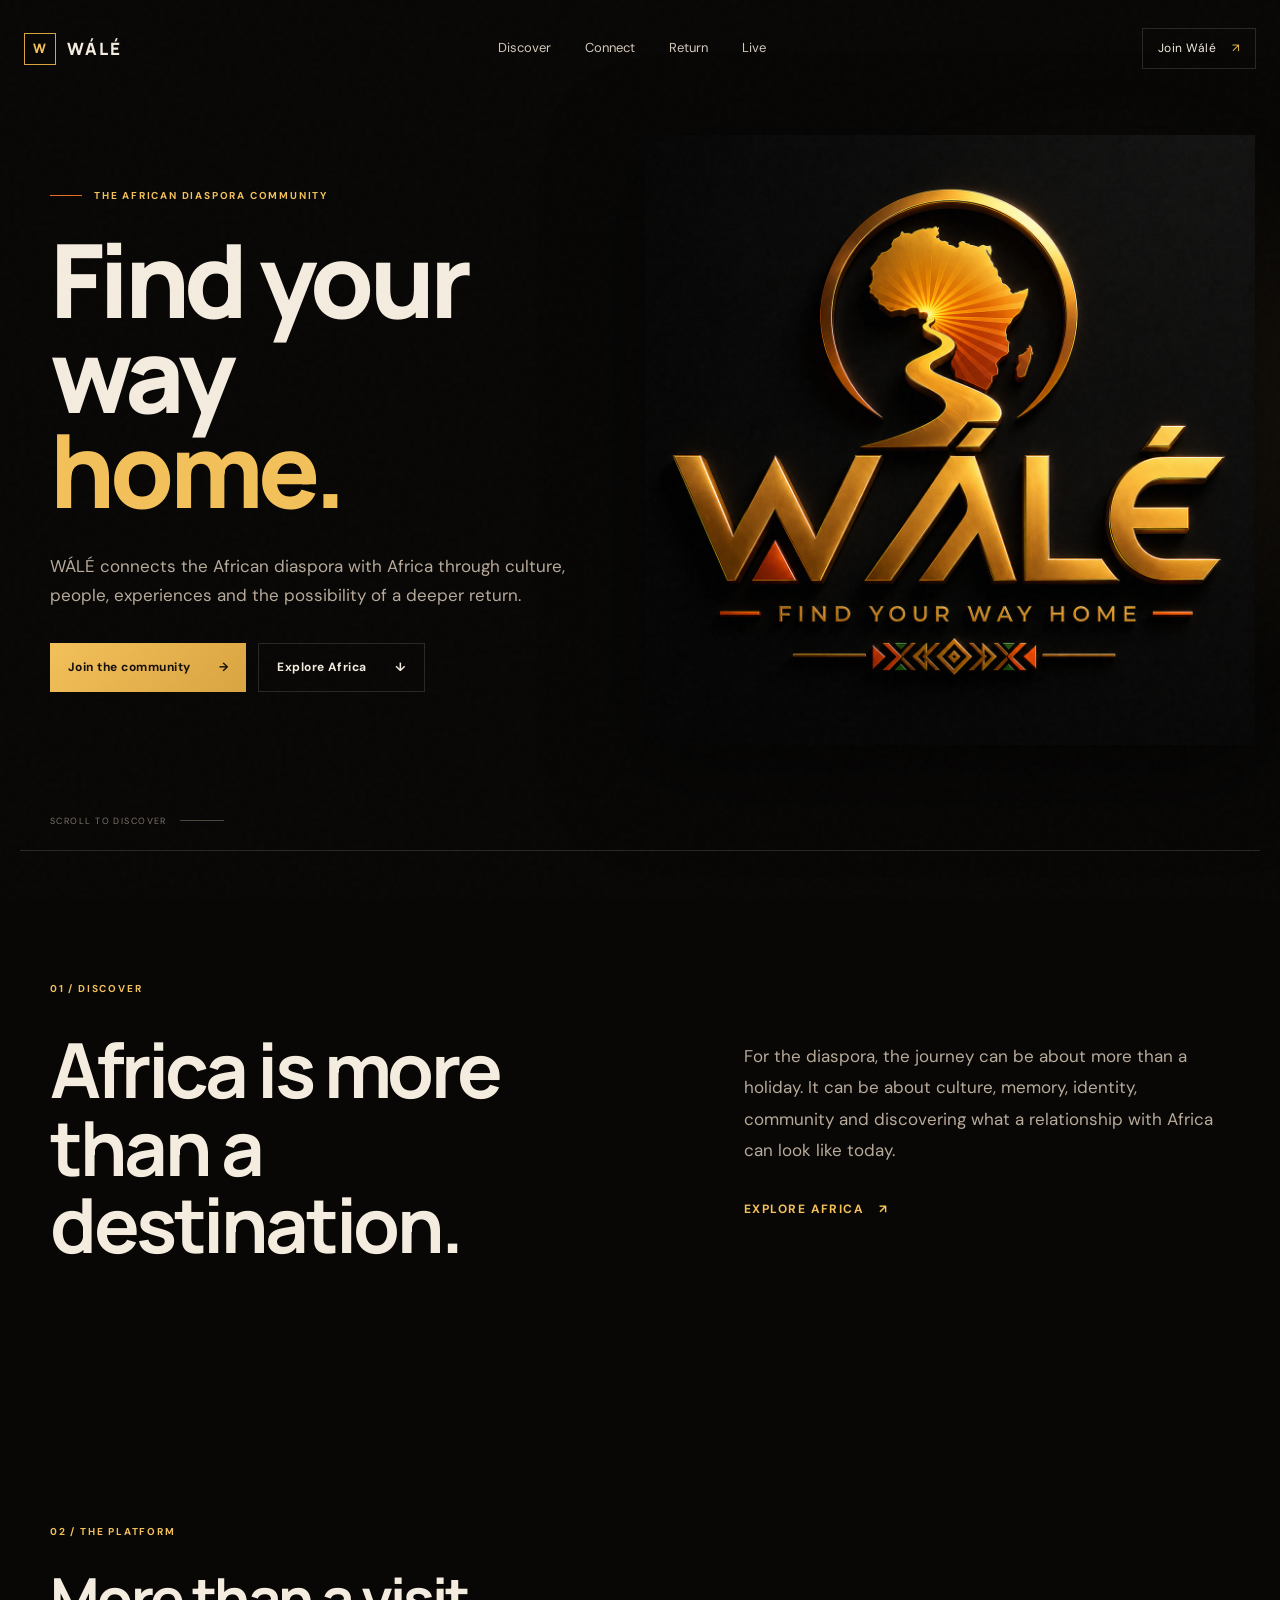
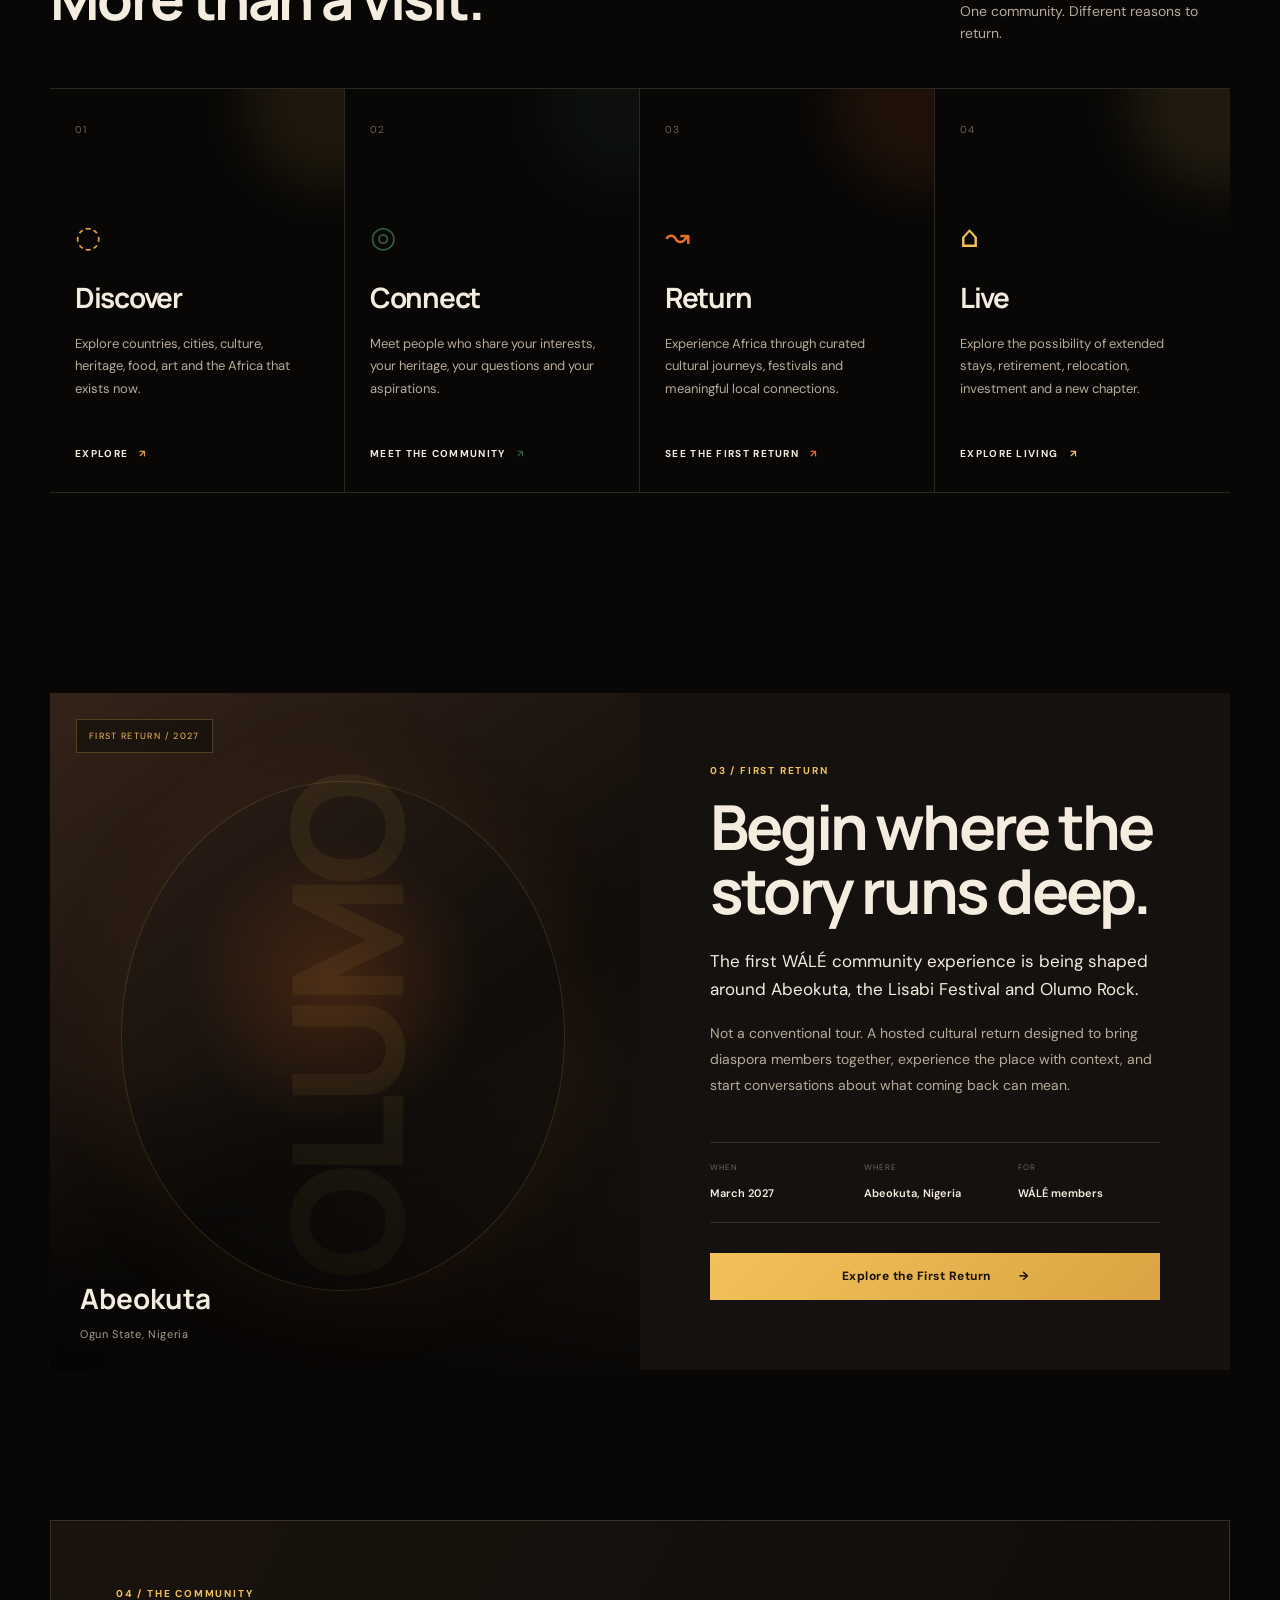
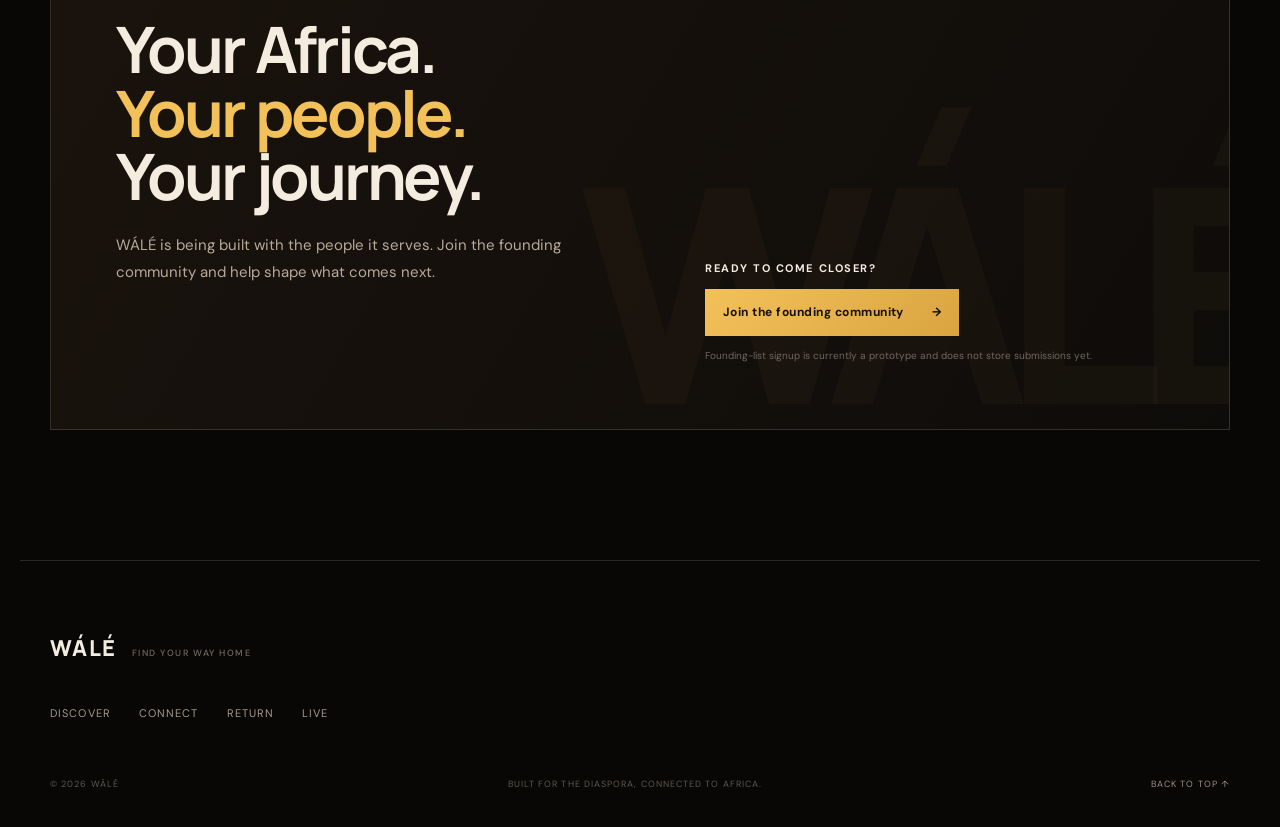
<file: index.html>
<!doctype html>
<html lang="en">
<head>
  <meta charset="utf-8">
  <meta name="viewport" content="width=device-width, initial-scale=1">
  <meta name="theme-color" content="#080706">
  <meta name="description" content="WÁLÉ — Find Your Way Home. A community for the African diaspora to discover, reconnect, experience and explore a deeper relationship with Africa.">
  <title>WÁLÉ — Find Your Way Home</title>
  <link rel="icon" type="image/png" href="favi.png">
  <link rel="apple-touch-icon" href="favi.png">
  <link rel="preconnect" href="https://fonts.googleapis.com"><link rel="preconnect" href="https://fonts.gstatic.com" crossorigin>
  <link href="https://fonts.googleapis.com/css2?family=DM+Sans:wght@400;500;600;700&family=Manrope:wght@500;600;700;800&display=swap" rel="stylesheet">
  <link rel="stylesheet" href="styles.css">
</head>
<body><div class="grain" aria-hidden="true"></div>
<header class="site-header" id="top"><a class="brand" href="index.html" aria-label="WÁLÉ home"><span class="brand-mark">W</span><span class="brand-name">WÁLÉ</span></a><nav class="main-nav" aria-label="Primary navigation"><a href="discover.html">Discover</a><a href="community.html">Connect</a><a href="return.html">Return</a><a href="#live">Live</a></nav><a class="header-cta" href="join.html">Join Wálé <span>↗</span></a></header>
<main>
<section class="hero" aria-labelledby="hero-title"><div class="hero-copy"><p class="eyebrow"><span></span> The African diaspora community</p><h1 id="hero-title">Find your way<br><em>home.</em></h1><p class="hero-text">WÁLÉ connects the African diaspora with Africa through culture, people, experiences and the possibility of a deeper return.</p><div class="hero-actions"><a class="button button-primary" href="join.html">Join the community <span>→</span></a><a class="button button-ghost" href="discover.html">Explore Africa <span>↓</span></a></div></div><div class="hero-art" aria-label="WÁLÉ logo"><div class="hero-glow"></div><img src="WALE%20LOGO.png" alt="WÁLÉ — Find Your Way Home logo"></div><div class="hero-scroll">Scroll to discover <span></span></div></section>
<section class="manifesto section" id="discover"><div class="section-kicker">01 / Discover</div><div class="manifesto-grid"><div><h2>Africa is more than a destination.</h2></div><div class="manifesto-copy"><p>For the diaspora, the journey can be about more than a holiday. It can be about culture, memory, identity, community and discovering what a relationship with Africa can look like today.</p><a class="text-link" href="discover.html">Explore Africa <span>↗</span></a></div></div></section>
<section class="pillars section" id="connect"><div class="section-heading"><div><div class="section-kicker">02 / The platform</div><h2>More than a visit.</h2></div><p>One community. Different reasons to return.</p></div><div class="pillar-grid" id="journeys"><article class="pillar-card pillar-discover"><span class="card-number">01</span><div class="card-icon">◌</div><h3>Discover</h3><p>Explore countries, cities, culture, heritage, food, art and the Africa that exists now.</p><a href="discover.html">Explore <span>↗</span></a></article><article class="pillar-card pillar-connect"><span class="card-number">02</span><div class="card-icon">◎</div><h3>Connect</h3><p>Meet people who share your interests, your heritage, your questions and your aspirations.</p><a href="community.html">Meet the community <span>↗</span></a></article><article class="pillar-card pillar-return" id="return"><span class="card-number">03</span><div class="card-icon">↝</div><h3>Return</h3><p>Experience Africa through curated cultural journeys, festivals and meaningful local connections.</p><a href="return.html">See the first Return <span>↗</span></a></article><article class="pillar-card pillar-live" id="live"><span class="card-number">04</span><div class="card-icon">⌂</div><h3>Live</h3><p>Explore the possibility of extended stays, retirement, relocation, investment and a new chapter.</p><a href="#join">Explore living <span>↗</span></a></article></div></section>
<section class="feature section" id="first-return"><div class="feature-image"><div class="feature-image-overlay"></div><div class="feature-badge">First Return / 2027</div><div class="feature-location">Abeokuta<br><span>Ogun State, Nigeria</span></div></div><div class="feature-copy"><div class="section-kicker">03 / First Return</div><h2>Begin where the story runs deep.</h2><p class="feature-lead">The first WÁLÉ community experience is being shaped around Abeokuta, the Lisabi Festival and Olumo Rock.</p><p>Not a conventional tour. A hosted cultural return designed to bring diaspora members together, experience the place with context, and start conversations about what coming back can mean.</p><div class="feature-meta"><div><span>When</span><strong>March 2027</strong></div><div><span>Where</span><strong>Abeokuta, Nigeria</strong></div><div><span>For</span><strong>WÁLÉ members</strong></div></div><a class="button button-primary" href="return.html">Explore the First Return <span>→</span></a></div></section>
<section class="community section" id="join"><div class="community-panel"><div class="community-copy"><div class="section-kicker">04 / The community</div><h2>Your Africa.<br><em>Your people.</em><br>Your journey.</h2><p>WÁLÉ is being built with the people it serves. Join the founding community and help shape what comes next.</p></div><div class="join-form"><label>Ready to come closer?</label><a class="button button-primary" href="join.html">Join the founding community <span>→</span></a><p class="form-note">Founding-list signup is currently a prototype and does not store submissions yet.</p></div></div></section>
</main><footer class="site-footer"><div class="footer-brand"><span>WÁLÉ</span><small>Find Your Way Home</small></div><div class="footer-links"><a href="discover.html">Discover</a><a href="community.html">Connect</a><a href="return.html">Return</a><a href="#live">Live</a></div><div class="footer-bottom"><span>© 2026 WÁLÉ</span><span>Built for the diaspora, connected to Africa.</span><a href="#top">Back to top ↑</a></div></footer><script src="script.js"></script></body></html>
</file>
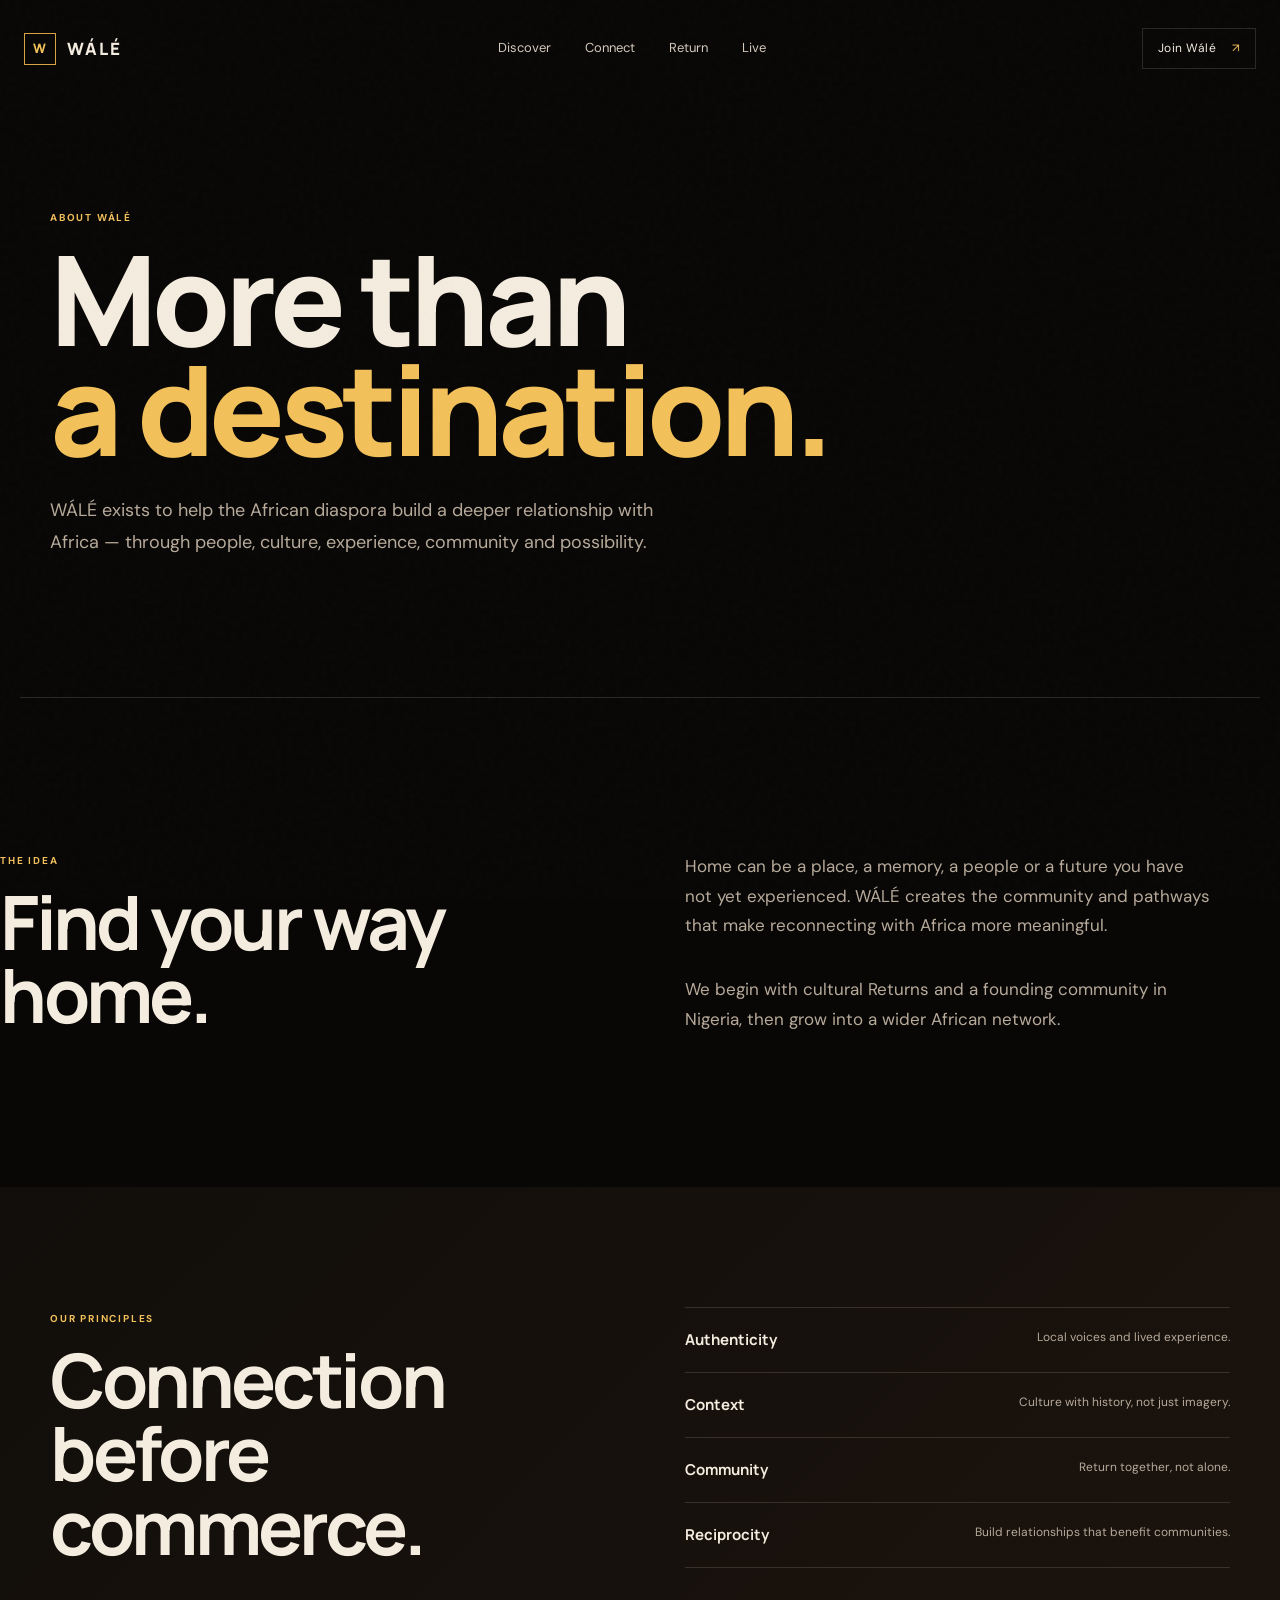
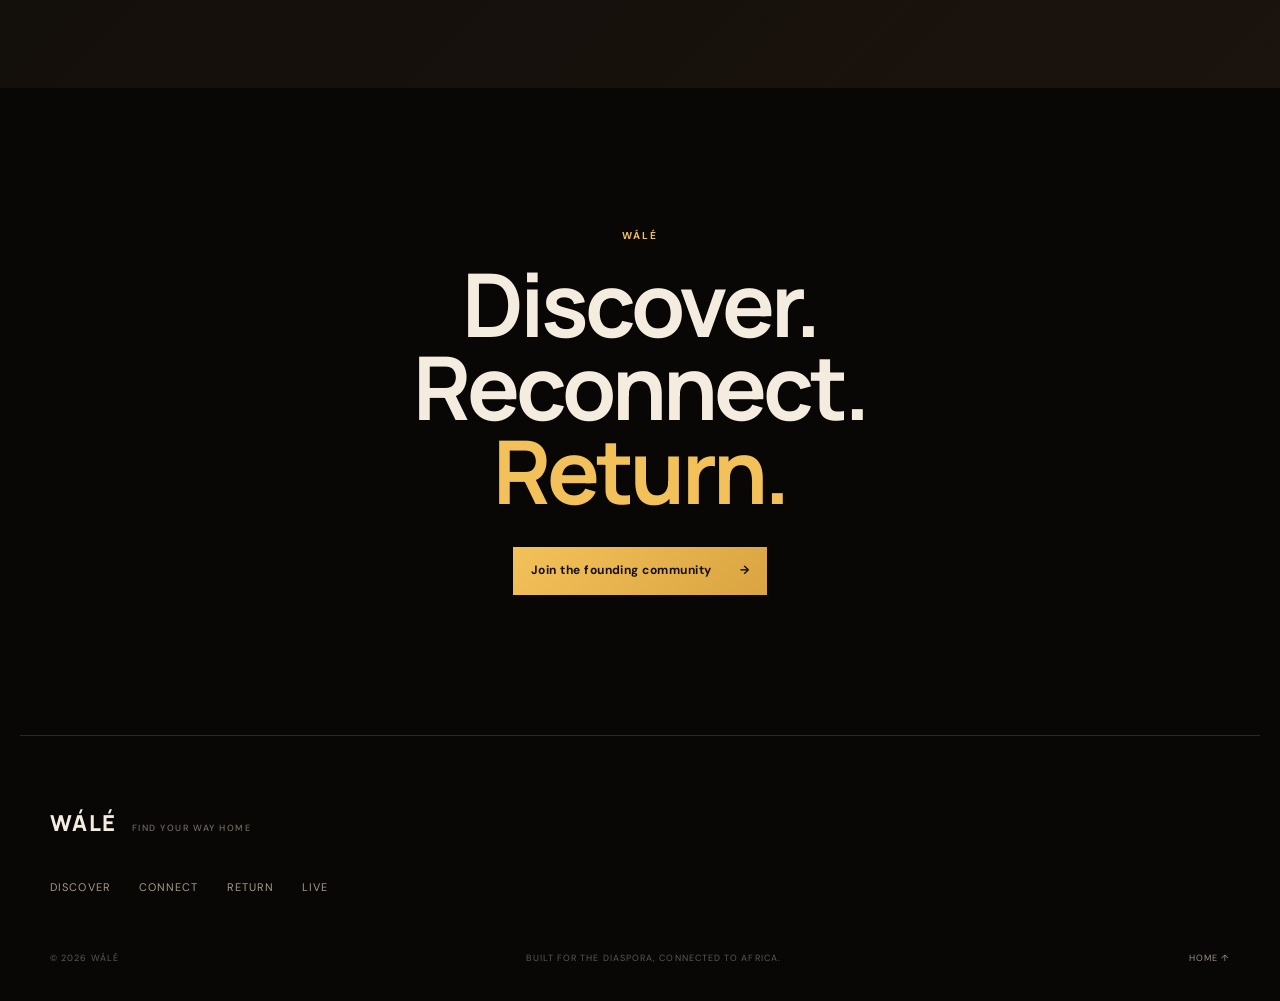
<file: about.html>
<!doctype html>
<html lang="en"><head><meta charset="utf-8"><meta name="viewport" content="width=device-width, initial-scale=1"><meta name="theme-color" content="#080706"><meta name="description" content="The WÁLÉ story — a community connecting the African diaspora with Africa."><title>About WÁLÉ — Find Your Way Home</title><link rel="icon" type="image/png" href="favi.png"><link rel="apple-touch-icon" href="favi.png"><link rel="preconnect" href="https://fonts.googleapis.com"><link rel="preconnect" href="https://fonts.gstatic.com" crossorigin><link href="https://fonts.googleapis.com/css2?family=DM+Sans:wght@400;500;600;700&family=Manrope:wght@500;600;700;800&display=swap" rel="stylesheet"><link rel="stylesheet" href="styles.css"><link rel="stylesheet" href="phase-one.css"></head>
<body class="subpage"><div class="grain" aria-hidden="true"></div><header class="site-header"><a class="brand" href="index.html"><span class="brand-mark">W</span><span class="brand-name">WÁLÉ</span></a><nav class="main-nav" aria-label="Primary"><a href="discover.html">Discover</a><a href="community.html">Connect</a><a href="return.html">Return</a><a href="index.html#live">Live</a></nav><a class="header-cta" href="join.html">Join Wálé <span>↗</span></a></header>
<main><section class="page-hero"><div class="section-kicker">About WÁLÉ</div><h1>More than<br><em>a destination.</em></h1><p>WÁLÉ exists to help the African diaspora build a deeper relationship with Africa — through people, culture, experience, community and possibility.</p></section>
<section class="page-section"><div class="split-intro"><div><div class="section-kicker">The idea</div><h2>Find your way home.</h2></div><div><p class="hero-text">Home can be a place, a memory, a people or a future you have not yet experienced. WÁLÉ creates the community and pathways that make reconnecting with Africa more meaningful.</p><p class="hero-text">We begin with cultural Returns and a founding community in Nigeria, then grow into a wider African network.</p></div></div></section>
<section class="dark-band page-section"><div class="split-intro"><div><div class="section-kicker">Our principles</div><h2>Connection<br>before commerce.</h2></div><div class="feature-list"><div><strong>Authenticity</strong><span>Local voices and lived experience.</span></div><div><strong>Context</strong><span>Culture with history, not just imagery.</span></div><div><strong>Community</strong><span>Return together, not alone.</span></div><div><strong>Reciprocity</strong><span>Build relationships that benefit communities.</span></div></div></div></section><section class="closing-cta"><div class="section-kicker">WÁLÉ</div><h2>Discover.<br>Reconnect.<br><em>Return.</em></h2><a class="button button-primary" href="join.html">Join the founding community <span>→</span></a></section></main>
<footer class="site-footer"><div class="footer-brand"><span>WÁLÉ</span><small>Find Your Way Home</small></div><div class="footer-links"><a href="discover.html">Discover</a><a href="community.html">Connect</a><a href="return.html">Return</a><a href="index.html#live">Live</a></div><div class="footer-bottom"><span>© 2026 WÁLÉ</span><span>Built for the diaspora, connected to Africa.</span><a href="index.html">Home ↑</a></div></footer></body></html>
</file>
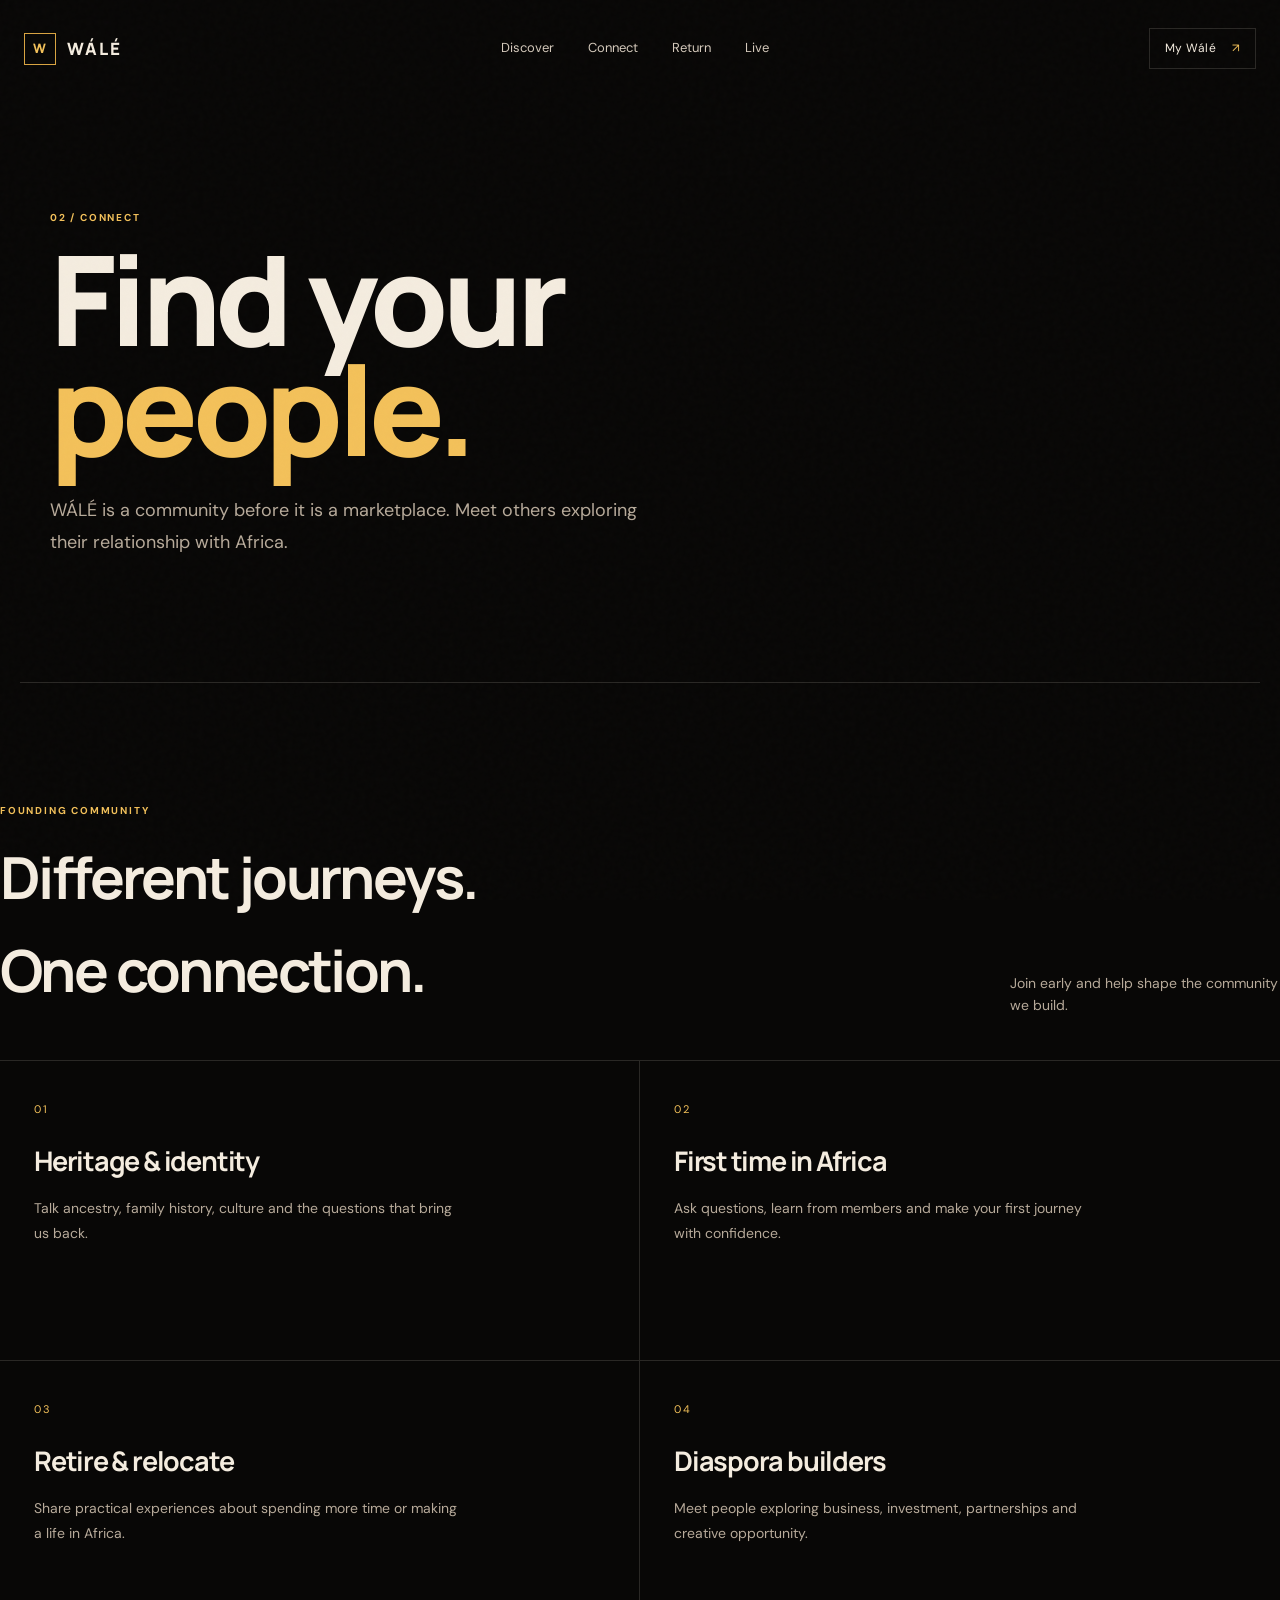
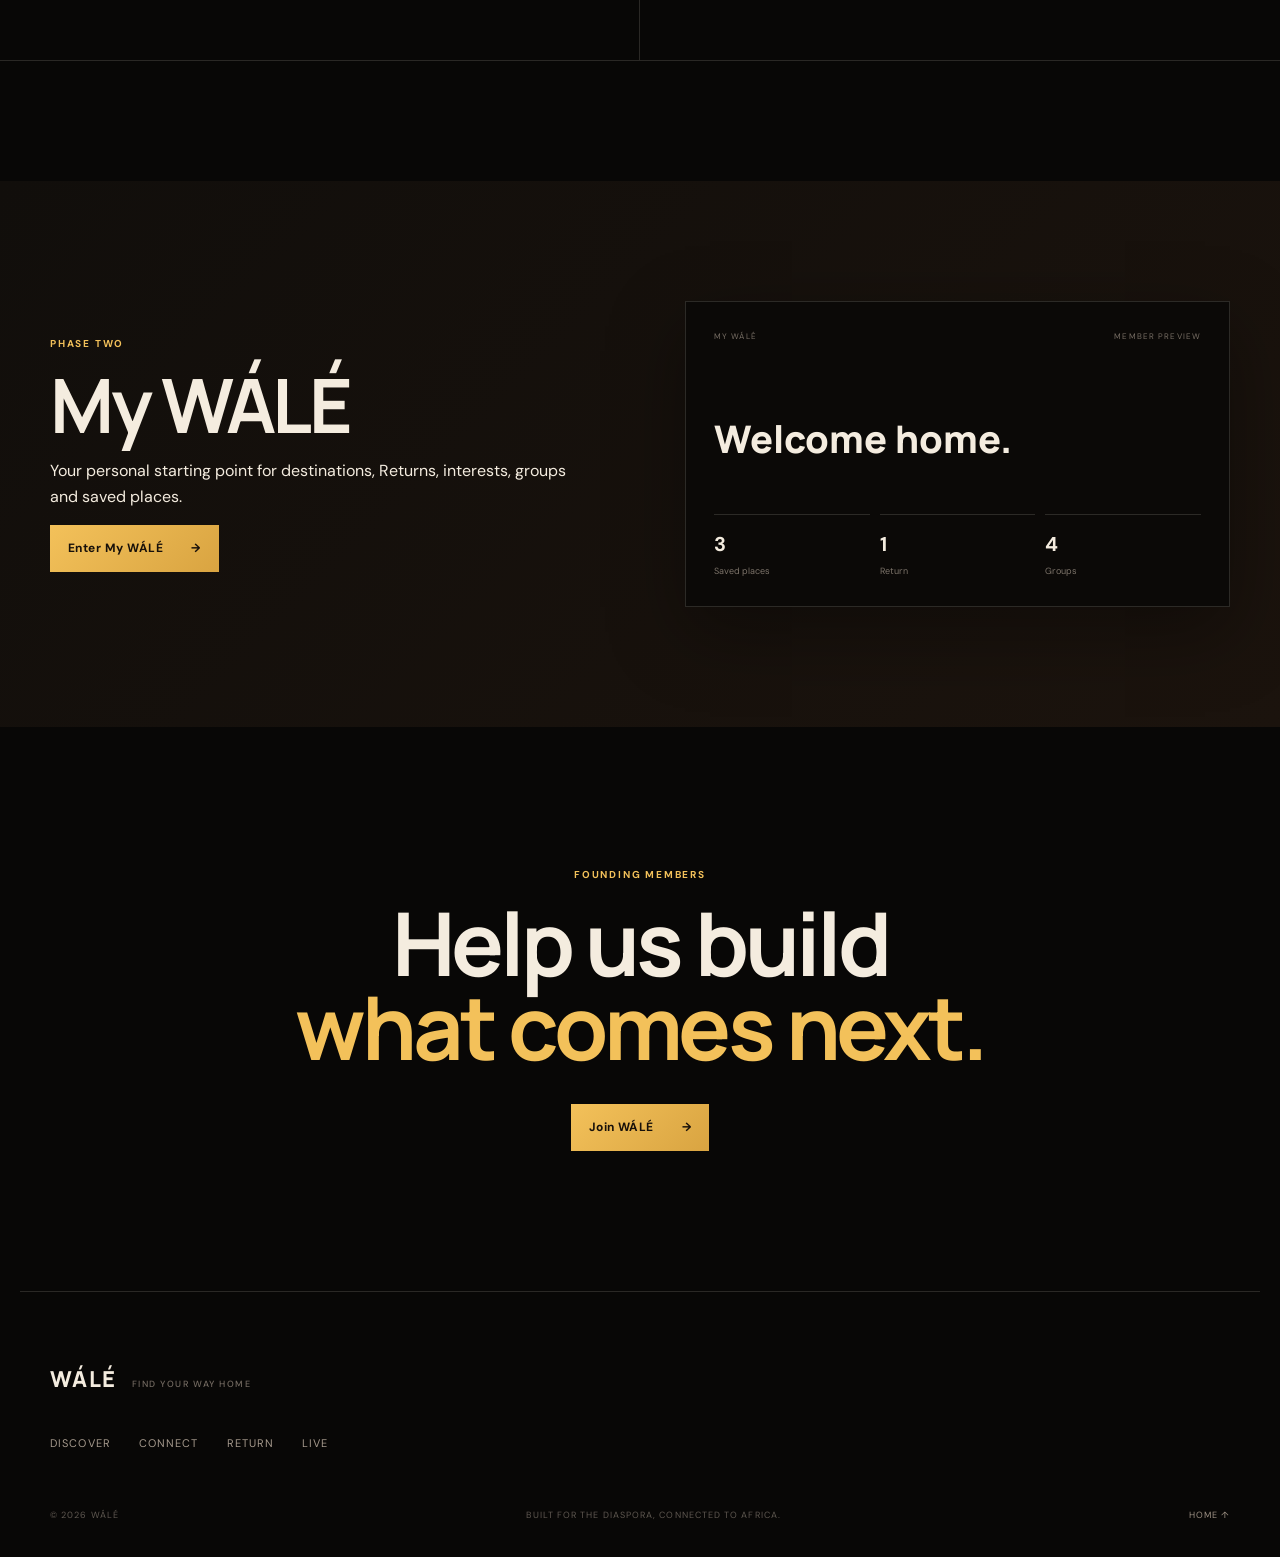
<file: community.html>
<!doctype html>
<html lang="en"><head><meta charset="utf-8"><meta name="viewport" content="width=device-width, initial-scale=1"><meta name="theme-color" content="#080706"><meta name="description" content="Connect with the WÁLÉ founding community."><title>Connect — WÁLÉ</title><link rel="icon" type="image/png" href="favi.png"><link rel="apple-touch-icon" href="favi.png"><link rel="preconnect" href="https://fonts.googleapis.com"><link rel="preconnect" href="https://fonts.gstatic.com" crossorigin><link href="https://fonts.googleapis.com/css2?family=DM+Sans:wght@400;500;600;700;800&family=Manrope:wght@500;600;700;800&display=swap" rel="stylesheet"><link rel="stylesheet" href="styles.css"><link rel="stylesheet" href="phase-one.css"></head>
<body class="subpage"><div class="grain" aria-hidden="true"></div><header class="site-header"><a class="brand" href="index.html"><span class="brand-mark">W</span><span class="brand-name">WÁLÉ</span></a><nav class="main-nav" aria-label="Primary"><a href="discover.html">Discover</a><a class="active" href="community.html">Connect</a><a href="return.html">Return</a><a href="index.html#live">Live</a></nav><a class="header-cta" href="member.html">My Wálé <span>↗</span></a></header>
<main><section class="page-hero compact"><div class="section-kicker">02 / Connect</div><h1>Find your<br><em>people.</em></h1><p>WÁLÉ is a community before it is a marketplace. Meet others exploring their relationship with Africa.</p></section>
<section class="page-section"><div class="section-heading"><div><div class="section-kicker">Founding community</div><h2>Different journeys.<br>One connection.</h2></div><p>Join early and help shape the community we build.</p></div><div class="community-grid"><article><span>01</span><h3>Heritage & identity</h3><p>Talk ancestry, family history, culture and the questions that bring us back.</p></article><article><span>02</span><h3>First time in Africa</h3><p>Ask questions, learn from members and make your first journey with confidence.</p></article><article><span>03</span><h3>Retire & relocate</h3><p>Share practical experiences about spending more time or making a life in Africa.</p></article><article><span>04</span><h3>Diaspora builders</h3><p>Meet people exploring business, investment, partnerships and creative opportunity.</p></article></div></section>
<section class="dark-band page-section"><div class="member-preview"><div><div class="section-kicker">Phase Two</div><h2>My WÁLÉ</h2><p>Your personal starting point for destinations, Returns, interests, groups and saved places.</p><a class="button button-primary" href="member.html">Enter My WÁLÉ <span>→</span></a></div><div class="dashboard-mock"><div class="mock-top"><span>MY WÁLÉ</span><span>MEMBER PREVIEW</span></div><div class="mock-welcome">Welcome home.</div><div class="mock-stats"><span><b>3</b> Saved places</span><span><b>1</b> Return</span><span><b>4</b> Groups</span></div></div></div></section>
<section class="closing-cta"><div class="section-kicker">Founding members</div><h2>Help us build<br><em>what comes next.</em></h2><a class="button button-primary" href="join.html">Join WÁLÉ <span>→</span></a></section></main>
<footer class="site-footer"><div class="footer-brand"><span>WÁLÉ</span><small>Find Your Way Home</small></div><div class="footer-links"><a href="discover.html">Discover</a><a href="community.html">Connect</a><a href="return.html">Return</a><a href="index.html#live">Live</a></div><div class="footer-bottom"><span>© 2026 WÁLÉ</span><span>Built for the diaspora, connected to Africa.</span><a href="index.html">Home ↑</a></div></footer></body></html>
</file>
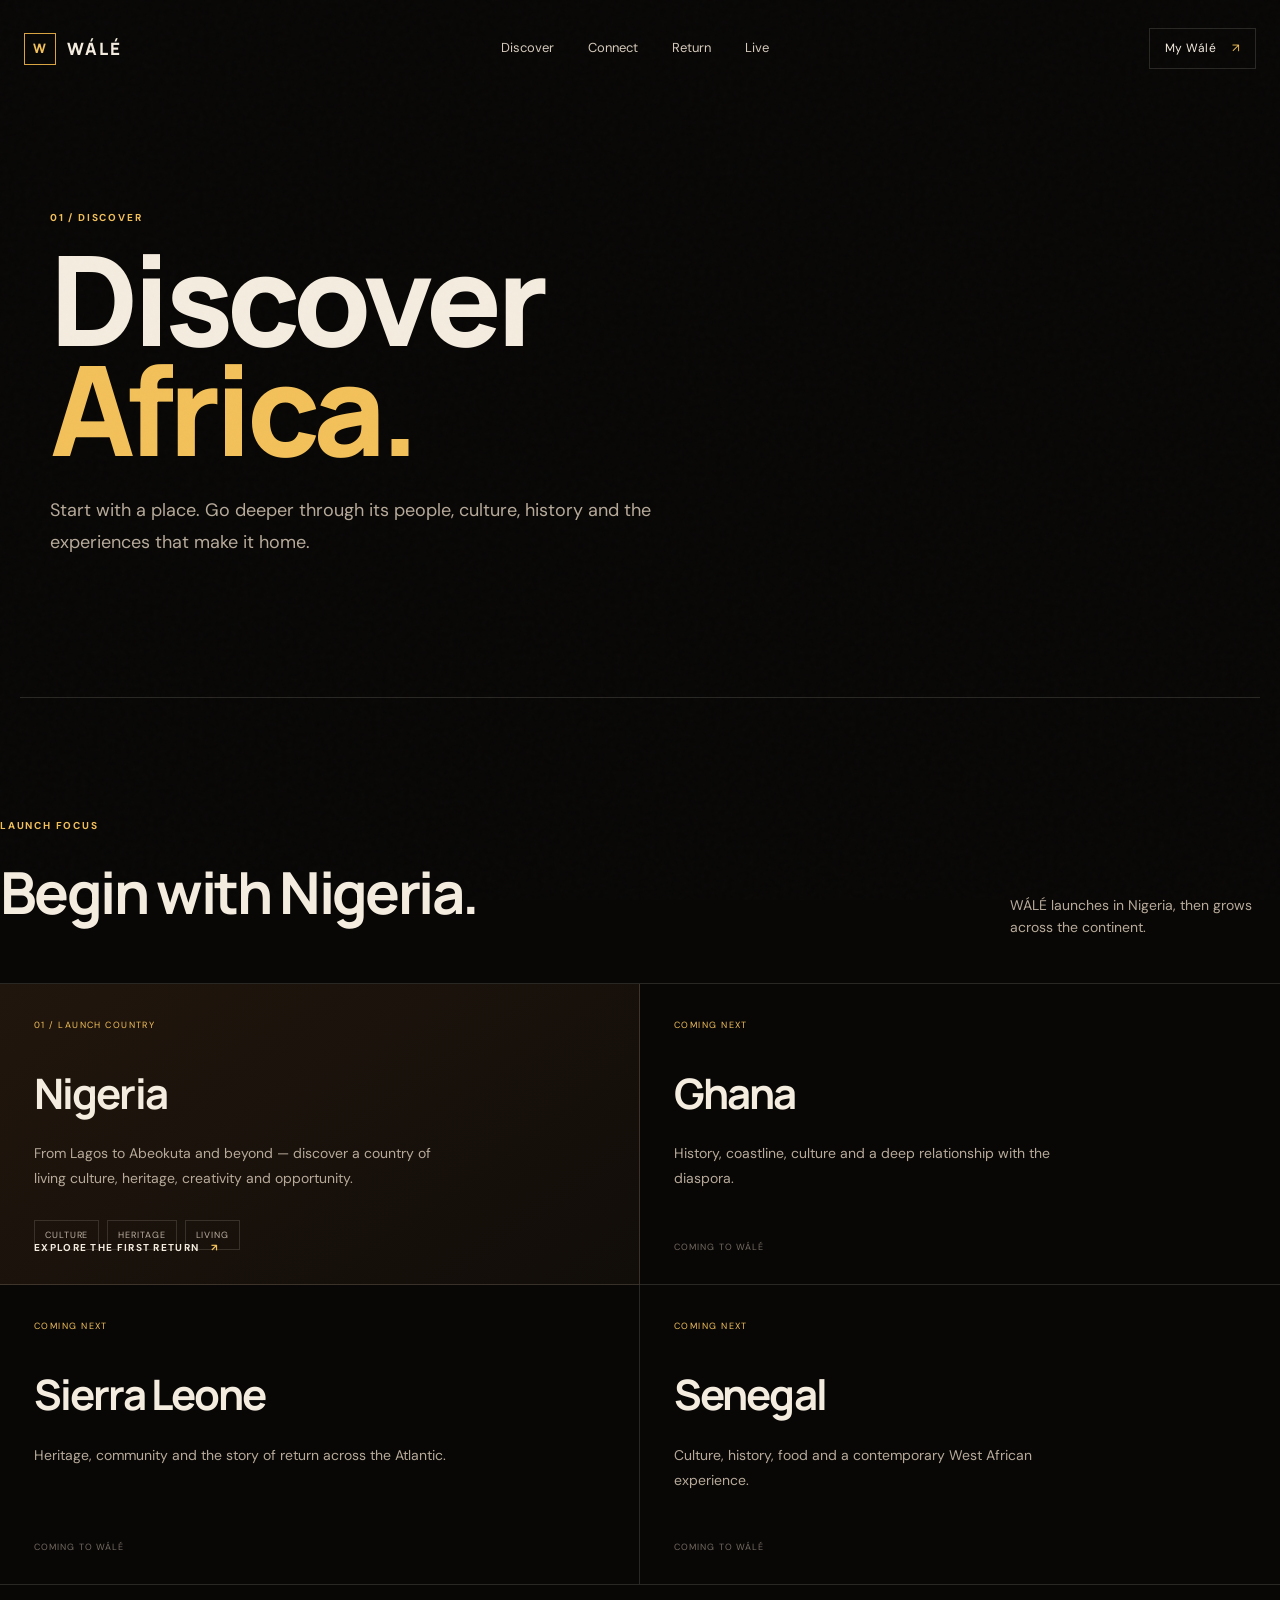
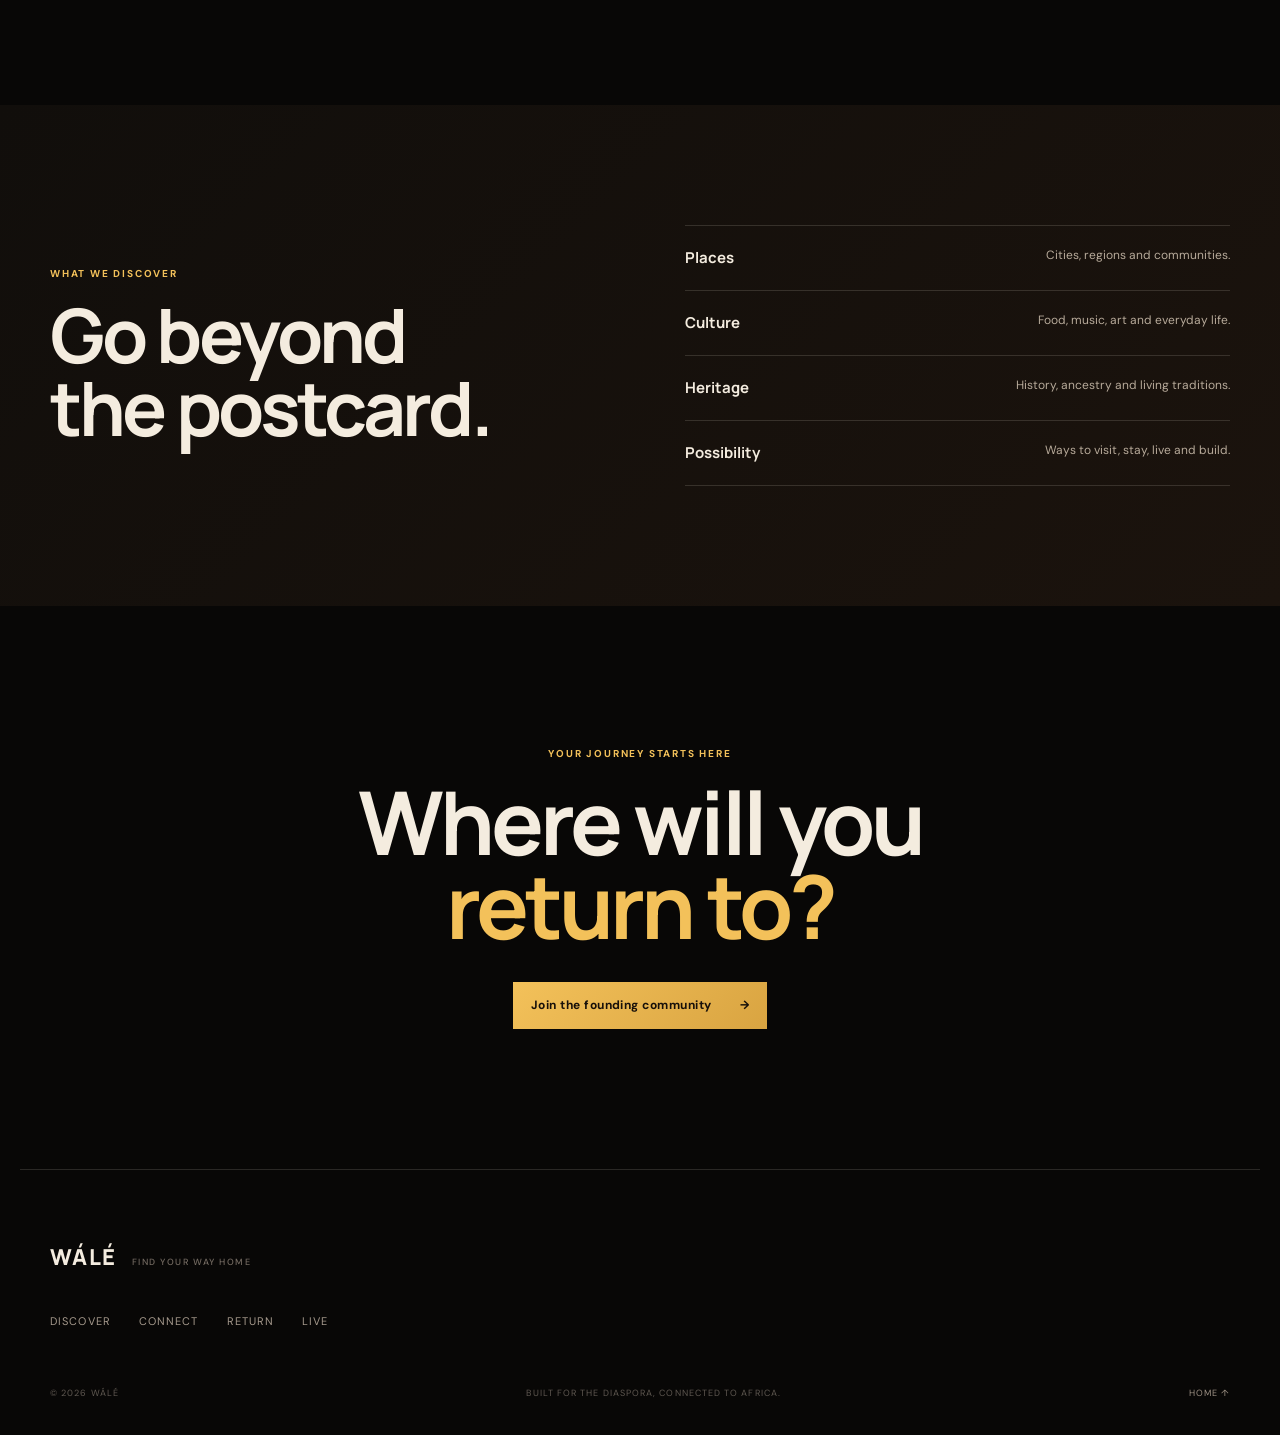
<file: discover.html>
<!doctype html>
<html lang="en">
<head>
  <meta charset="utf-8"><meta name="viewport" content="width=device-width, initial-scale=1">
  <meta name="theme-color" content="#080706"><meta name="description" content="Discover Africa with WÁLÉ — places, culture, heritage and experiences for the African diaspora.">
  <title>Discover Africa — WÁLÉ</title>
  <link rel="icon" type="image/png" href="favi.png"><link rel="apple-touch-icon" href="favi.png">
  <link rel="preconnect" href="https://fonts.googleapis.com"><link rel="preconnect" href="https://fonts.gstatic.com" crossorigin>
  <link href="https://fonts.googleapis.com/css2?family=DM+Sans:wght@400;500;600;700&family=Manrope:wght@500;600;700;800&display=swap" rel="stylesheet">
  <link rel="stylesheet" href="styles.css"><link rel="stylesheet" href="phase-one.css">
</head>
<body class="subpage"><div class="grain" aria-hidden="true"></div>
<header class="site-header"><a class="brand" href="index.html"><span class="brand-mark">W</span><span class="brand-name">WÁLÉ</span></a><nav class="main-nav" aria-label="Primary"><a class="active" href="discover.html">Discover</a><a href="community.html">Connect</a><a href="return.html">Return</a><a href="index.html#live">Live</a></nav><a class="header-cta" href="member.html">My Wálé <span>↗</span></a></header>
<main>
<section class="page-hero"><div class="section-kicker">01 / Discover</div><h1>Discover<br><em>Africa.</em></h1><p>Start with a place. Go deeper through its people, culture, history and the experiences that make it home.</p></section>
<section class="page-section"><div class="section-heading"><div><div class="section-kicker">Launch focus</div><h2>Begin with Nigeria.</h2></div><p>WÁLÉ launches in Nigeria, then grows across the continent.</p></div>
<div class="destination-grid"><article class="destination-card featured"><div class="destination-label">01 / Launch country</div><h3>Nigeria</h3><p>From Lagos to Abeokuta and beyond — discover a country of living culture, heritage, creativity and opportunity.</p><div class="destination-tags"><span>Culture</span><span>Heritage</span><span>Living</span></div><a href="return.html">Explore the first Return <span>↗</span></a></article><article class="destination-card"><div class="destination-label">Coming next</div><h3>Ghana</h3><p>History, coastline, culture and a deep relationship with the diaspora.</p><span class="coming">Coming to WÁLÉ</span></article><article class="destination-card"><div class="destination-label">Coming next</div><h3>Sierra Leone</h3><p>Heritage, community and the story of return across the Atlantic.</p><span class="coming">Coming to WÁLÉ</span></article><article class="destination-card"><div class="destination-label">Coming next</div><h3>Senegal</h3><p>Culture, history, food and a contemporary West African experience.</p><span class="coming">Coming to WÁLÉ</span></article></div></section>
<section class="page-section dark-band"><div class="split-intro"><div><div class="section-kicker">What we discover</div><h2>Go beyond<br>the postcard.</h2></div><div class="feature-list"><div><strong>Places</strong><span>Cities, regions and communities.</span></div><div><strong>Culture</strong><span>Food, music, art and everyday life.</span></div><div><strong>Heritage</strong><span>History, ancestry and living traditions.</span></div><div><strong>Possibility</strong><span>Ways to visit, stay, live and build.</span></div></div></div></section>
<section class="closing-cta"><div class="section-kicker">Your journey starts here</div><h2>Where will you<br><em>return to?</em></h2><a class="button button-primary" href="join.html">Join the founding community <span>→</span></a></section>
</main><footer class="site-footer"><div class="footer-brand"><span>WÁLÉ</span><small>Find Your Way Home</small></div><div class="footer-links"><a href="discover.html">Discover</a><a href="community.html">Connect</a><a href="return.html">Return</a><a href="index.html#live">Live</a></div><div class="footer-bottom"><span>© 2026 WÁLÉ</span><span>Built for the diaspora, connected to Africa.</span><a href="index.html">Home ↑</a></div></footer>
</body></html>
</file>
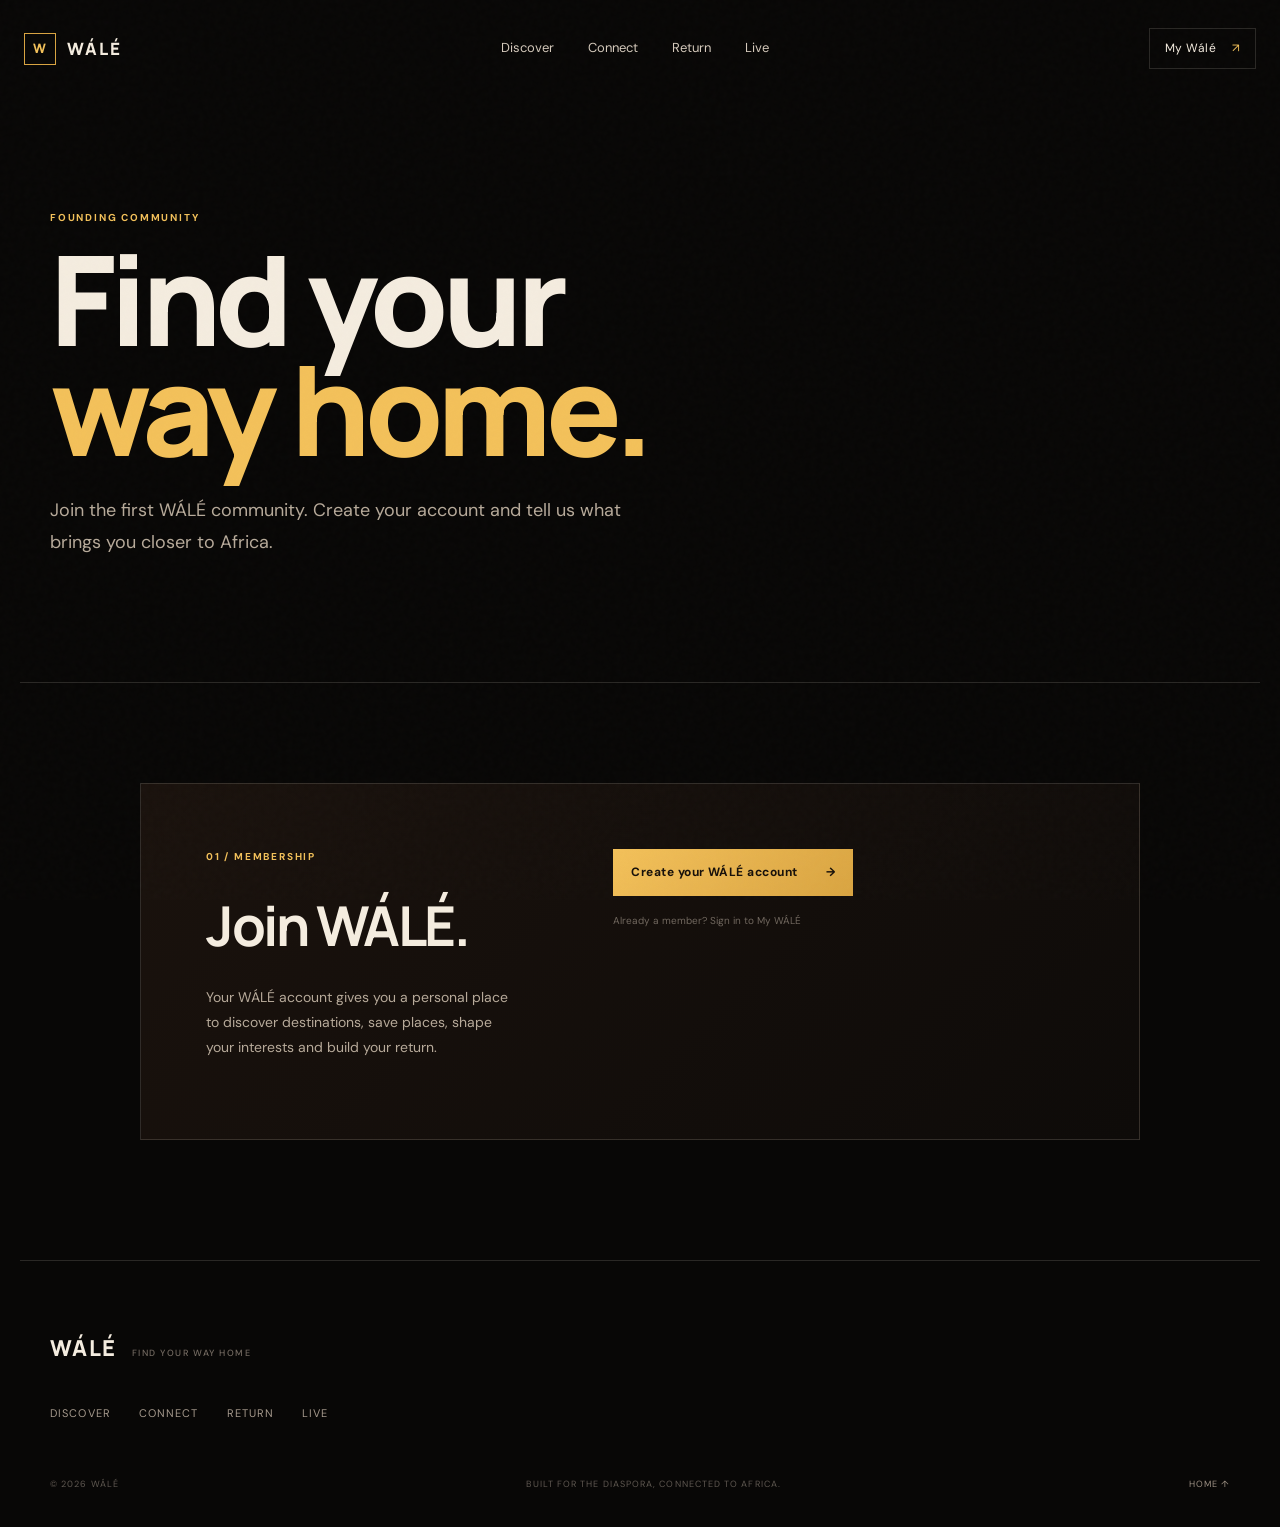
<file: join.html>
<!doctype html>
<html lang="en"><head><meta charset="utf-8"><meta name="viewport" content="width=device-width, initial-scale=1"><meta name="theme-color" content="#080706"><meta name="description" content="Join the WÁLÉ founding community — Find Your Way Home."><title>Join WÁLÉ — Find Your Way Home</title><link rel="icon" type="image/png" href="favi.png"><link rel="apple-touch-icon" href="favi.png"><link rel="preconnect" href="https://fonts.googleapis.com"><link rel="preconnect" href="https://fonts.gstatic.com" crossorigin><link href="https://fonts.googleapis.com/css2?family=DM+Sans:wght@400;500;600;700&family=Manrope:wght@500;600;700;800&display=swap" rel="stylesheet"><link rel="stylesheet" href="styles.css"><link rel="stylesheet" href="phase-one.css"></head>
<body class="subpage"><div class="grain" aria-hidden="true"></div><header class="site-header"><a class="brand" href="index.html"><span class="brand-mark">W</span><span class="brand-name">WÁLÉ</span></a><nav class="main-nav" aria-label="Primary"><a href="discover.html">Discover</a><a href="community.html">Connect</a><a href="return.html">Return</a><a href="index.html#live">Live</a></nav><a class="header-cta" href="auth.html">My Wálé <span>↗</span></a></header>
<main><section class="page-hero compact"><div class="section-kicker">Founding community</div><h1>Find your<br><em>way home.</em></h1><p>Join the first WÁLÉ community. Create your account and tell us what brings you closer to Africa.</p></section>
<section class="join-section page-section"><div class="join-card"><div><div class="section-kicker">01 / Membership</div><h2>Join WÁLÉ.</h2><p>Your WÁLÉ account gives you a personal place to discover destinations, save places, shape your interests and build your return.</p></div><div><a class="button button-primary" href="auth.html">Create your WÁLÉ account <span>→</span></a><p style="margin-top:16px;color:#71685f;font-size:10px;line-height:1.7">Already a member? <a href="auth.html">Sign in to My WÁLÉ</a></p></div></div></section></main>
<footer class="site-footer"><div class="footer-brand"><span>WÁLÉ</span><small>Find Your Way Home</small></div><div class="footer-links"><a href="discover.html">Discover</a><a href="community.html">Connect</a><a href="return.html">Return</a><a href="index.html#live">Live</a></div><div class="footer-bottom"><span>© 2026 WÁLÉ</span><span>Built for the diaspora, connected to Africa.</span><a href="index.html">Home ↑</a></div></footer></body></html>
</file>
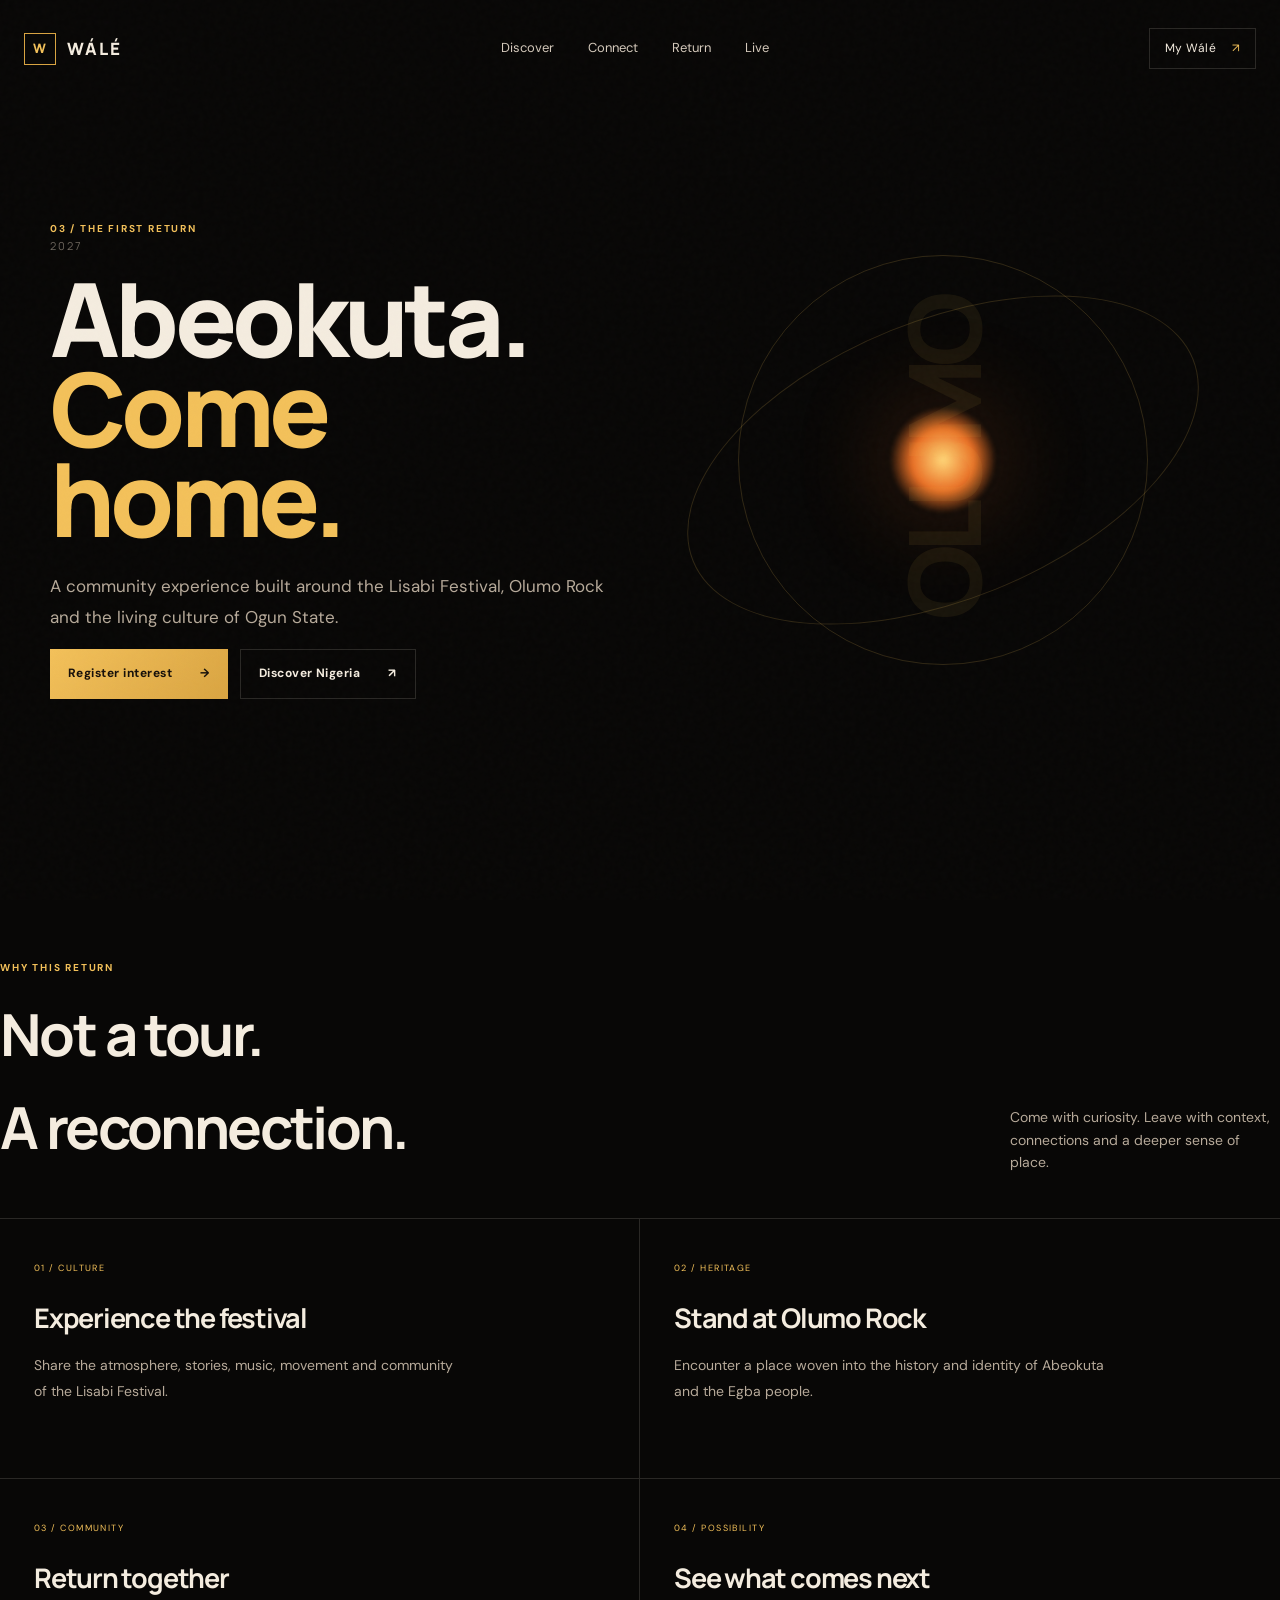
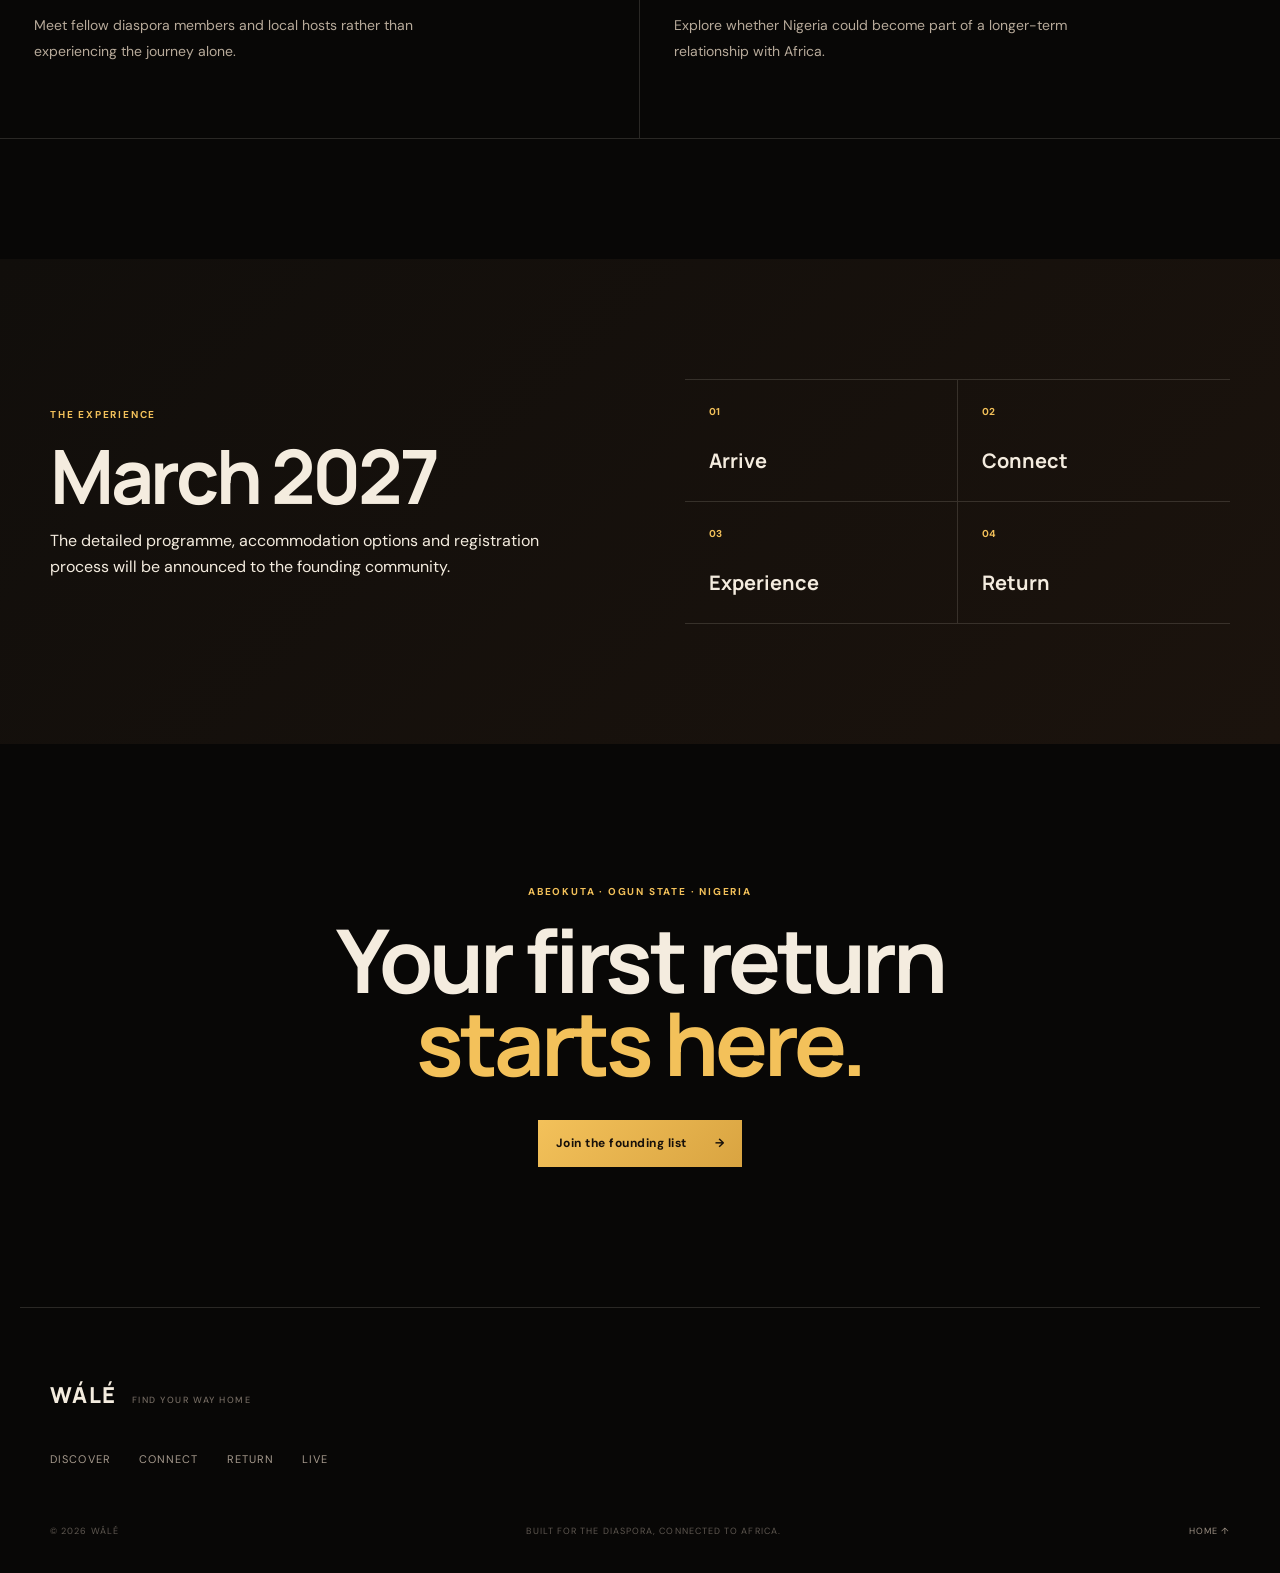
<file: return.html>
<!doctype html>
<html lang="en"><head><meta charset="utf-8"><meta name="viewport" content="width=device-width, initial-scale=1"><meta name="theme-color" content="#080706"><meta name="description" content="The First Return with WÁLÉ — Abeokuta, Nigeria, March 2027."><title>The First Return — WÁLÉ</title><link rel="icon" type="image/png" href="favi.png"><link rel="apple-touch-icon" href="favi.png"><link rel="preconnect" href="https://fonts.googleapis.com"><link rel="preconnect" href="https://fonts.gstatic.com" crossorigin><link href="https://fonts.googleapis.com/css2?family=DM+Sans:wght@400;500;600;700&family=Manrope:wght@500;600;700;800&display=swap" rel="stylesheet"><link rel="stylesheet" href="styles.css"><link rel="stylesheet" href="phase-one.css"></head>
<body class="subpage"><div class="grain" aria-hidden="true"></div><header class="site-header"><a class="brand" href="index.html"><span class="brand-mark">W</span><span class="brand-name">WÁLÉ</span></a><nav class="main-nav" aria-label="Primary"><a href="discover.html">Discover</a><a href="community.html">Connect</a><a class="active" href="return.html">Return</a><a href="index.html#live">Live</a></nav><a class="header-cta" href="member.html">My Wálé <span>↗</span></a></header>
<main><section class="return-hero"><div class="return-hero-copy"><div class="section-kicker">03 / The First Return</div><div class="return-year">2027</div><h1>Abeokuta.<br><em>Come home.</em></h1><p>A community experience built around the Lisabi Festival, Olumo Rock and the living culture of Ogun State.</p><div class="hero-actions"><a class="button button-primary" href="join.html">Register interest <span>→</span></a><a class="button button-ghost" href="discover.html">Discover Nigeria <span>↗</span></a></div></div><div class="return-orbit"><div class="orbit-sun"></div><div class="orbit-ring ring-one"></div><div class="orbit-ring ring-two"></div><div class="orbit-word">OLUMO</div></div></section>
<section class="page-section"><div class="section-heading"><div><div class="section-kicker">Why this Return</div><h2>Not a tour.<br>A reconnection.</h2></div><p>Come with curiosity. Leave with context, connections and a deeper sense of place.</p></div><div class="return-grid"><article><span>01 / CULTURE</span><h3>Experience the festival</h3><p>Share the atmosphere, stories, music, movement and community of the Lisabi Festival.</p></article><article><span>02 / HERITAGE</span><h3>Stand at Olumo Rock</h3><p>Encounter a place woven into the history and identity of Abeokuta and the Egba people.</p></article><article><span>03 / COMMUNITY</span><h3>Return together</h3><p>Meet fellow diaspora members and local hosts rather than experiencing the journey alone.</p></article><article><span>04 / POSSIBILITY</span><h3>See what comes next</h3><p>Explore whether Nigeria could become part of a longer-term relationship with Africa.</p></article></div></section>
<section class="dark-band page-section"><div class="timeline"><div><div class="section-kicker">The experience</div><h2>March 2027</h2><p>The detailed programme, accommodation options and registration process will be announced to the founding community.</p></div><div class="timeline-steps"><div><b>01</b><span>Arrive</span></div><div><b>02</b><span>Connect</span></div><div><b>03</b><span>Experience</span></div><div><b>04</b><span>Return</span></div></div></div></section><section class="closing-cta"><div class="section-kicker">Abeokuta · Ogun State · Nigeria</div><h2>Your first return<br><em>starts here.</em></h2><a class="button button-primary" href="join.html">Join the founding list <span>→</span></a></section></main>
<footer class="site-footer"><div class="footer-brand"><span>WÁLÉ</span><small>Find Your Way Home</small></div><div class="footer-links"><a href="discover.html">Discover</a><a href="community.html">Connect</a><a href="return.html">Return</a><a href="index.html#live">Live</a></div><div class="footer-bottom"><span>© 2026 WÁLÉ</span><span>Built for the diaspora, connected to Africa.</span><a href="index.html">Home ↑</a></div></footer></body></html>
</file>
<file: styles.css>
:root {
  --black: #080706;
  --black-soft: #0f0d0b;
  --panel: #15110e;
  --cream: #f4ecdf;
  --muted: #b7aa9a;
  --gold: #d9a441;
  --gold-bright: #f3c15a;
  --orange: #e96f25;
  --green: #315a3e;
  --line: rgba(244,236,223,.14);
  --max: 1240px;
}

* { box-sizing: border-box; }
html { scroll-behavior: smooth; }
body {
  margin: 0;
  background: var(--black);
  color: var(--cream);
  font-family: "DM Sans", system-ui, sans-serif;
  line-height: 1.6;
  overflow-x: hidden;
}
body::selection { background: var(--gold); color: var(--black); }
a { color: inherit; text-decoration: none; }
button, input { font: inherit; }
.grain { position: fixed; inset: 0; pointer-events: none; z-index: 20; opacity: .055; background-image: url("data:image/svg+xml,%3Csvg viewBox='0 0 180 180' xmlns='http://www.w3.org/2000/svg'%3E%3Cfilter id='n'%3E%3CfeTurbulence type='fractalNoise' baseFrequency='.9' numOctaves='3' stitchTiles='stitch'/%3E%3C/filter%3E%3Crect width='100%25' height='100%25' filter='url(%23n)' opacity='.35'/%3E%3C/svg%3E"); }

.site-header {
  position: absolute; top: 0; left: 50%; transform: translateX(-50%); width: min(calc(100% - 48px), var(--max));
  display: flex; align-items: center; justify-content: space-between; padding: 28px 0; z-index: 10;
}
.brand { display: flex; align-items: center; gap: 11px; font-family: Manrope, sans-serif; font-weight: 800; letter-spacing: .12em; }
.brand-mark { display: grid; place-items: center; width: 32px; height: 32px; border: 1px solid var(--gold); color: var(--gold-bright); font-size: 13px; }
.brand-name { font-size: 17px; }
.main-nav { display: flex; gap: 34px; font-size: 13px; color: #d5cabc; }
.main-nav a, .footer-links a { transition: color .2s ease; }
.main-nav a:hover, .footer-links a:hover { color: var(--gold-bright); }
.header-cta { border: 1px solid var(--line); padding: 10px 15px; font-size: 12px; letter-spacing: .04em; transition: .25s ease; }
.header-cta:hover { border-color: var(--gold); background: rgba(217,164,65,.08); }
.header-cta span { margin-left: 12px; color: var(--gold-bright); }

.hero { min-height: 850px; position: relative; display: grid; grid-template-columns: 1fr 1fr; align-items: center; max-width: var(--max); margin: 0 auto; padding: 110px 0 80px; }
.hero::before { content: ""; position: absolute; width: 680px; height: 680px; right: -180px; top: 70px; background: radial-gradient(circle, rgba(217,164,65,.12), transparent 68%); filter: blur(20px); pointer-events: none; }
.hero-copy { position: relative; z-index: 2; padding-left: 30px; }
.eyebrow, .section-kicker { text-transform: uppercase; letter-spacing: .18em; font-size: 10px; font-weight: 700; color: var(--gold-bright); }
.eyebrow { display: flex; align-items: center; gap: 12px; margin: 0 0 28px; }
.eyebrow span { width: 32px; height: 1px; background: var(--orange); }
h1, h2, h3 { font-family: Manrope, sans-serif; margin: 0; letter-spacing: -.045em; }
h1 { font-size: clamp(64px, 8vw, 110px); line-height: .93; font-weight: 800; }
h1 em, h2 em { color: var(--gold-bright); font-style: normal; }
.hero-text { max-width: 530px; margin: 34px 0 32px; color: var(--muted); font-size: 17px; line-height: 1.75; }
.hero-actions { display: flex; gap: 12px; flex-wrap: wrap; }
.button { display: inline-flex; align-items: center; justify-content: center; gap: 28px; padding: 14px 18px; font-size: 12px; font-weight: 700; letter-spacing: .04em; transition: transform .25s ease, background .25s ease, border-color .25s ease; }
.button:hover { transform: translateY(-2px); }
.button-primary { background: linear-gradient(135deg, var(--gold-bright), var(--gold)); color: #17100a; }
.button-primary:hover { background: linear-gradient(135deg, #ffd375, var(--gold-bright)); }
.button-ghost { border: 1px solid var(--line); color: var(--cream); }
.button-ghost:hover { border-color: rgba(243,193,90,.55); }
.hero-art { position: relative; display: grid; place-items: center; min-height: 600px; }
.hero-glow { position: absolute; width: 420px; height: 420px; border-radius: 50%; background: radial-gradient(circle, rgba(233,111,37,.14), transparent 66%); }
.hero-art img { position: relative; width: min(100%, 610px); max-height: 680px; object-fit: contain; filter: drop-shadow(0 25px 45px rgba(0,0,0,.6)); }
.hero-scroll { position: absolute; bottom: 22px; left: 30px; color: #7e7469; text-transform: uppercase; letter-spacing: .16em; font-size: 9px; display: flex; align-items: center; gap: 13px; }
.hero-scroll span { width: 44px; height: 1px; background: #4e4740; }

.section { max-width: var(--max); margin: 0 auto; padding: 130px 30px; }
.manifesto { border-top: 1px solid var(--line); }
.manifesto-grid { display: grid; grid-template-columns: 1.1fr .9fr; gap: 100px; padding-top: 34px; }
.manifesto h2 { font-size: clamp(45px, 6vw, 76px); line-height: 1.02; max-width: 700px; }
.manifesto-copy { padding-top: 10px; }
.manifesto-copy p { color: var(--muted); font-size: 17px; line-height: 1.85; margin: 0 0 28px; }
.text-link { color: var(--gold-bright); font-size: 12px; font-weight: 700; text-transform: uppercase; letter-spacing: .12em; }
.text-link span { margin-left: 10px; }

.section-heading { display: flex; justify-content: space-between; align-items: end; gap: 30px; margin-bottom: 44px; }
.section-heading h2 { font-size: clamp(38px, 5vw, 58px); margin-top: 12px; }
.section-heading > p { max-width: 270px; color: var(--muted); font-size: 14px; margin: 0; }
.pillar-grid { display: grid; grid-template-columns: repeat(4, 1fr); border-top: 1px solid var(--line); border-bottom: 1px solid var(--line); }
.pillar-card { min-height: 390px; padding: 26px 25px 28px; border-right: 1px solid var(--line); position: relative; overflow: hidden; transition: background .3s ease; }
.pillar-card:last-child { border-right: 0; }
.pillar-card:hover { background: rgba(255,255,255,.025); }
.pillar-card::after { content: ""; position: absolute; width: 180px; height: 180px; right: -80px; top: -80px; border-radius: 50%; background: var(--accent); opacity: .1; filter: blur(25px); }
.pillar-discover { --accent: var(--gold); }
.pillar-connect { --accent: var(--green); }
.pillar-return { --accent: var(--orange); }
.pillar-live { --accent: var(--gold-bright); }
.card-number { font-size: 10px; color: #6e665e; letter-spacing: .1em; }
.card-icon { margin-top: 72px; font-size: 30px; color: var(--accent); }
.pillar-card h3 { font-size: 28px; margin: 14px 0 10px; }
.pillar-card p { color: var(--muted); font-size: 13px; line-height: 1.75; max-width: 230px; min-height: 93px; }
.pillar-card a { color: var(--cream); font-size: 10px; text-transform: uppercase; letter-spacing: .13em; font-weight: 700; }
.pillar-card a span { color: var(--accent); margin-left: 8px; }

.feature { display: grid; grid-template-columns: 1fr 1fr; padding-top: 70px; padding-bottom: 150px; gap: 0; }
.feature-image { min-height: 650px; position: relative; overflow: hidden; background: linear-gradient(145deg, #342319, #100d0a 58%, #211a14); }
.feature-image::before { content: "OLUMO"; position: absolute; inset: 0; display: grid; place-items: center; font-family: Manrope, sans-serif; font-size: clamp(80px, 12vw, 170px); font-weight: 800; letter-spacing: -.08em; color: rgba(243,193,90,.07); transform: rotate(-90deg); }
.feature-image::after { content: ""; position: absolute; width: 75%; height: 75%; left: 12%; top: 13%; border: 1px solid rgba(243,193,90,.16); border-radius: 50%; box-shadow: 0 0 100px rgba(233,111,37,.08); }
.feature-image-overlay { position: absolute; inset: 0; background: radial-gradient(circle at 48% 43%, rgba(233,111,37,.2), transparent 30%), linear-gradient(180deg, transparent 55%, rgba(0,0,0,.7)); }
.feature-badge { position: absolute; z-index: 2; top: 26px; left: 26px; padding: 9px 12px; border: 1px solid rgba(243,193,90,.25); background: rgba(8,7,6,.45); backdrop-filter: blur(10px); font-size: 9px; text-transform: uppercase; letter-spacing: .15em; color: var(--gold-bright); }
.feature-location { position: absolute; z-index: 2; left: 30px; bottom: 28px; font-family: Manrope, sans-serif; font-size: 28px; font-weight: 700; line-height: 1.05; }
.feature-location span { font-family: "DM Sans", sans-serif; color: #a89c8e; font-size: 11px; font-weight: 400; letter-spacing: .06em; }
.feature-copy { background: var(--panel); padding: 70px 70px; display: flex; flex-direction: column; justify-content: center; }
.feature-copy h2 { font-size: clamp(40px, 5vw, 62px); line-height: 1.03; margin: 16px 0 24px; }
.feature-copy p { color: var(--muted); font-size: 14px; line-height: 1.85; margin: 0 0 18px; }
.feature-copy .feature-lead { color: var(--cream); font-size: 17px; line-height: 1.65; }
.feature-meta { display: grid; grid-template-columns: repeat(3, 1fr); gap: 12px; margin: 25px 0 30px; padding: 18px 0; border-top: 1px solid var(--line); border-bottom: 1px solid var(--line); }
.feature-meta span { display: block; color: #70685f; text-transform: uppercase; letter-spacing: .12em; font-size: 8px; margin-bottom: 5px; }
.feature-meta strong { font-size: 11px; font-weight: 600; }

.community { padding-top: 0; }
.community-panel { position: relative; display: grid; grid-template-columns: 1fr 1fr; min-height: 510px; overflow: hidden; background: linear-gradient(120deg, #1a130d, #0e0c0a); border: 1px solid var(--line); }
.community-panel::before { content: "WÁLÉ"; position: absolute; right: -50px; bottom: -100px; font-family: Manrope, sans-serif; font-size: 300px; font-weight: 800; color: rgba(217,164,65,.035); letter-spacing: -.1em; pointer-events: none; }
.community-copy, .join-form { position: relative; z-index: 1; padding: 65px; }
.community-copy h2 { font-size: clamp(42px, 5vw, 65px); line-height: .99; margin: 15px 0 25px; }
.community-copy p { max-width: 470px; color: var(--muted); font-size: 15px; line-height: 1.8; }
.join-form { align-self: end; padding-top: 0; }
.join-form label { display: block; font-size: 11px; text-transform: uppercase; letter-spacing: .14em; font-weight: 700; margin-bottom: 12px; }
.form-row { display: flex; border-bottom: 1px solid rgba(243,193,90,.4); }
.form-row input { width: 100%; min-width: 0; padding: 15px 0; border: 0; outline: 0; background: transparent; color: var(--cream); }
.form-row input::placeholder { color: #756c62; }
.form-row button { flex: 0 0 auto; border: 0; background: transparent; color: var(--gold-bright); font-weight: 700; font-size: 11px; text-transform: uppercase; letter-spacing: .12em; cursor: pointer; padding: 0 0 0 20px; }
.form-note { color: #6f675e; font-size: 10px; margin: 12px 0 0; }
.form-success { color: var(--gold-bright); font-size: 12px; margin-top: 15px; }

.site-footer { max-width: var(--max); margin: 0 auto; padding: 70px 30px 35px; border-top: 1px solid var(--line); }
.footer-brand { display: flex; align-items: baseline; gap: 15px; font-family: Manrope, sans-serif; font-weight: 800; font-size: 22px; letter-spacing: .08em; }
.footer-brand small { color: #736a61; font-family: "DM Sans", sans-serif; font-size: 9px; font-weight: 500; letter-spacing: .16em; text-transform: uppercase; }
.footer-links { display: flex; gap: 28px; margin: 38px 0 55px; color: #a69a8d; font-size: 11px; text-transform: uppercase; letter-spacing: .1em; }
.footer-bottom { display: flex; justify-content: space-between; gap: 20px; color: #5f5851; font-size: 9px; text-transform: uppercase; letter-spacing: .12em; }
.footer-bottom a { color: #9d9184; }

@media (max-width: 950px) {
  .main-nav { display: none; }
  .hero { grid-template-columns: 1fr; padding-top: 150px; min-height: auto; }
  .hero-copy { padding-left: 30px; padding-right: 30px; }
  .hero-art { min-height: 520px; margin-top: -20px; }
  .hero-art img { width: min(90%, 560px); }
  .hero-scroll { display: none; }
  .manifesto-grid, .feature, .community-panel { grid-template-columns: 1fr; }
  .manifesto-grid { gap: 35px; }
  .pillar-grid { grid-template-columns: repeat(2, 1fr); }
  .pillar-card:nth-child(2) { border-right: 0; }
  .pillar-card:nth-child(-n+2) { border-bottom: 1px solid var(--line); }
  .feature-image { min-height: 500px; }
  .community-copy { padding-bottom: 20px; }
  .join-form { padding-top: 25px; }
}

@media (max-width: 600px) {
  .site-header { width: calc(100% - 32px); padding-top: 18px; }
  .header-cta { padding: 8px 10px; }
  .section { padding: 90px 20px; }
  .hero { padding-left: 0; padding-right: 0; }
  .hero-copy { padding: 0 20px; }
  h1 { font-size: 58px; }
  .hero-text { font-size: 15px; }
  .hero-art { min-height: 390px; }
  .hero-art img { width: 105%; }
  .manifesto h2 { font-size: 43px; }
  .section-heading { align-items: start; flex-direction: column; }
  .pillar-grid { grid-template-columns: 1fr; }
  .pillar-card { border-right: 0; border-bottom: 1px solid var(--line); min-height: 330px; }
  .pillar-card:last-child { border-bottom: 0; }
  .card-icon { margin-top: 45px; }
  .feature { padding-left: 20px; padding-right: 20px; }
  .feature-image { min-height: 430px; }
  .feature-copy { padding: 45px 25px; }
  .feature-meta { grid-template-columns: 1fr; }
  .community-panel { min-height: auto; }
  .community-copy, .join-form { padding: 40px 25px; }
  .footer-links { flex-wrap: wrap; gap: 16px 22px; }
  .footer-bottom { flex-direction: column; }
}
</file>
<file: phase-one.css>
.subpage{background:var(--black);min-height:100vh}.subpage .site-header{position:absolute}.page-hero{max-width:var(--max);margin:0 auto;padding:210px 30px 120px;border-bottom:1px solid var(--line)}.page-hero.compact{padding-bottom:105px}.page-hero h1{font-size:clamp(64px,10vw,125px);line-height:.88;margin:18px 0 30px}.page-hero p{max-width:620px;color:var(--muted);font-size:18px;line-height:1.8}.page-section{padding-top:120px;padding-bottom:120px}.destination-grid,.community-grid,.return-grid{display:grid;grid-template-columns:repeat(2,1fr);border-top:1px solid var(--line)}.destination-card,.community-grid article,.return-grid article{min-height:300px;padding:34px;border-right:1px solid var(--line);border-bottom:1px solid var(--line);position:relative}.destination-card:nth-child(even),.community-grid article:nth-child(even),.return-grid article:nth-child(even){border-right:0}.destination-card h3{font-size:42px;margin:28px 0 12px}.destination-card p,.community-grid p,.return-grid p{max-width:430px;color:var(--muted);font-size:14px;line-height:1.8}.destination-card a{position:absolute;left:34px;bottom:28px;font-size:10px;text-transform:uppercase;letter-spacing:.13em;font-weight:700}.destination-card a span{color:var(--gold-bright);margin-left:8px}.destination-card.featured{background:linear-gradient(145deg,#21160d,#110d09)}.destination-label,.community-grid article>span,.return-grid article>span{font-size:9px;text-transform:uppercase;letter-spacing:.16em;color:var(--gold-bright)}.destination-tags{display:flex;gap:8px;flex-wrap:wrap;margin-top:28px}.destination-tags span{padding:7px 10px;border:1px solid var(--line);font-size:9px;text-transform:uppercase;letter-spacing:.1em;color:#bdb1a3}.coming{position:absolute;bottom:30px;color:#746b61;text-transform:uppercase;letter-spacing:.12em;font-size:9px}.dark-band{max-width:none;padding-left:max(30px,calc((100% - var(--max))/2 + 30px));padding-right:max(30px,calc((100% - var(--max))/2 + 30px));background:linear-gradient(135deg,#110e0b,#1b130d)}.split-intro,.member-preview,.timeline{display:grid;grid-template-columns:1fr 1fr;gap:90px;align-items:center}.split-intro h2,.member-preview h2,.timeline h2{font-size:clamp(45px,6vw,75px);line-height:.98;margin-top:16px}.feature-list{border-top:1px solid var(--line)}.feature-list div{display:flex;justify-content:space-between;gap:20px;padding:20px 0;border-bottom:1px solid var(--line)}.feature-list strong{font-family:Manrope,sans-serif;font-size:15px}.feature-list span{color:var(--muted);font-size:12px}.closing-cta{text-align:center;padding:140px 30px}.closing-cta h2{font-size:clamp(48px,7vw,88px);line-height:.95;margin:18px 0 35px}.community-grid article h3,.return-grid article h3{font-size:27px;margin:18px 0 10px}.community-grid article>span{font-size:11px}.dashboard-mock{border:1px solid var(--line);background:#0b0907;padding:28px;box-shadow:0 25px 70px rgba(0,0,0,.35)}.mock-top{display:flex;justify-content:space-between;color:#786f65;font-size:8px;letter-spacing:.14em}.mock-welcome{font-family:Manrope,sans-serif;font-size:38px;font-weight:800;margin:65px 0 45px}.mock-stats{display:grid;grid-template-columns:repeat(3,1fr);gap:10px}.mock-stats span{border-top:1px solid var(--line);padding-top:13px;color:#7d746a;font-size:9px}.mock-stats b{display:block;color:var(--cream);font-size:20px;margin-bottom:4px}.return-hero{max-width:var(--max);min-height:780px;margin:0 auto;padding:180px 30px 100px;display:grid;grid-template-columns:1fr 1fr;align-items:center;gap:30px}.return-hero-copy h1{font-size:clamp(64px,8vw,105px);line-height:.88;margin:18px 0 28px}.return-hero-copy p{max-width:560px;color:var(--muted);font-size:17px;line-height:1.8}.return-year{font-family:Manrope,sans-serif;font-size:11px;letter-spacing:.18em;color:#6e665d}.return-orbit{height:560px;position:relative;display:grid;place-items:center}.orbit-sun{width:110px;height:110px;border-radius:50%;background:radial-gradient(circle,#ffd778 0%,#e96f25 40%,transparent 70%);filter:blur(2px);box-shadow:0 0 100px rgba(233,111,37,.22)}.orbit-ring{position:absolute;border:1px solid rgba(243,193,90,.17);border-radius:50%}.ring-one{width:410px;height:410px}.ring-two{width:540px;height:280px;transform:rotate(-22deg)}.orbit-word{position:absolute;font-family:Manrope,sans-serif;font-weight:800;font-size:100px;letter-spacing:-.09em;color:rgba(243,193,90,.07);transform:rotate(-90deg)}.return-grid article{min-height:260px}.timeline-steps{display:grid;grid-template-columns:repeat(2,1fr);gap:0;border-top:1px solid var(--line)}.timeline-steps div{padding:24px;border-bottom:1px solid var(--line);border-right:1px solid var(--line)}.timeline-steps div:nth-child(even){border-right:0}.timeline-steps b{display:block;color:var(--gold-bright);font-size:10px;margin-bottom:25px}.timeline-steps span{font-family:Manrope,sans-serif;font-size:20px;font-weight:700}.join-section{padding-top:100px}.join-card{display:grid;grid-template-columns:.8fr 1.2fr;gap:100px;max-width:1000px;margin:0 auto;padding:65px;background:linear-gradient(135deg,#1a120d,#0e0b09);border:1px solid var(--line)}.join-card h2{font-size:55px;margin:16px 0}.join-card p{color:var(--muted);font-size:14px;line-height:1.8}.join-card form{display:flex;flex-direction:column;gap:9px}.join-card label{margin-top:8px;font-size:9px;text-transform:uppercase;letter-spacing:.14em;color:#b7aa9a}.join-card input,.join-card select{width:100%;background:#0b0907;border:1px solid var(--line);color:var(--cream);padding:14px 15px;outline:none}.join-card input:focus,.join-card select:focus{border-color:rgba(243,193,90,.5)}.join-card select{appearance:none}.join-card button{border:0;margin-top:18px;cursor:pointer}.join-card .form-success{color:var(--gold-bright)}
@media(max-width:850px){.page-hero,.return-hero{padding-left:20px;padding-right:20px}.destination-grid,.community-grid,.return-grid,.split-intro,.member-preview,.timeline,.join-card,.return-hero{grid-template-columns:1fr}.dark-band{padding-left:20px;padding-right:20px}.return-orbit{height:430px}.ring-one{width:320px;height:320px}.ring-two{width:400px;height:220px}.join-card{padding:35px;gap:40px}.page-section{padding-top:90px;padding-bottom:90px}}
@media(max-width:600px){.page-hero{padding-top:150px}.page-hero h1{font-size:60px}.page-hero p{font-size:15px}.destination-grid,.community-grid,.return-grid{grid-template-columns:1fr}.destination-card,.community-grid article,.return-grid article{border-right:0}.return-hero{min-height:auto;padding-top:145px}.return-hero-copy h1{font-size:58px}.return-orbit{height:350px}.ring-one{width:260px;height:260px}.ring-two{width:320px;height:180px}.orbit-word{font-size:70px}.join-card{padding:28px 22px}.join-card h2{font-size:45px}.mock-stats{grid-template-columns:1fr}.feature-list div{flex-direction:column;gap:5px}.closing-cta{padding:100px 20px}}
</file>
